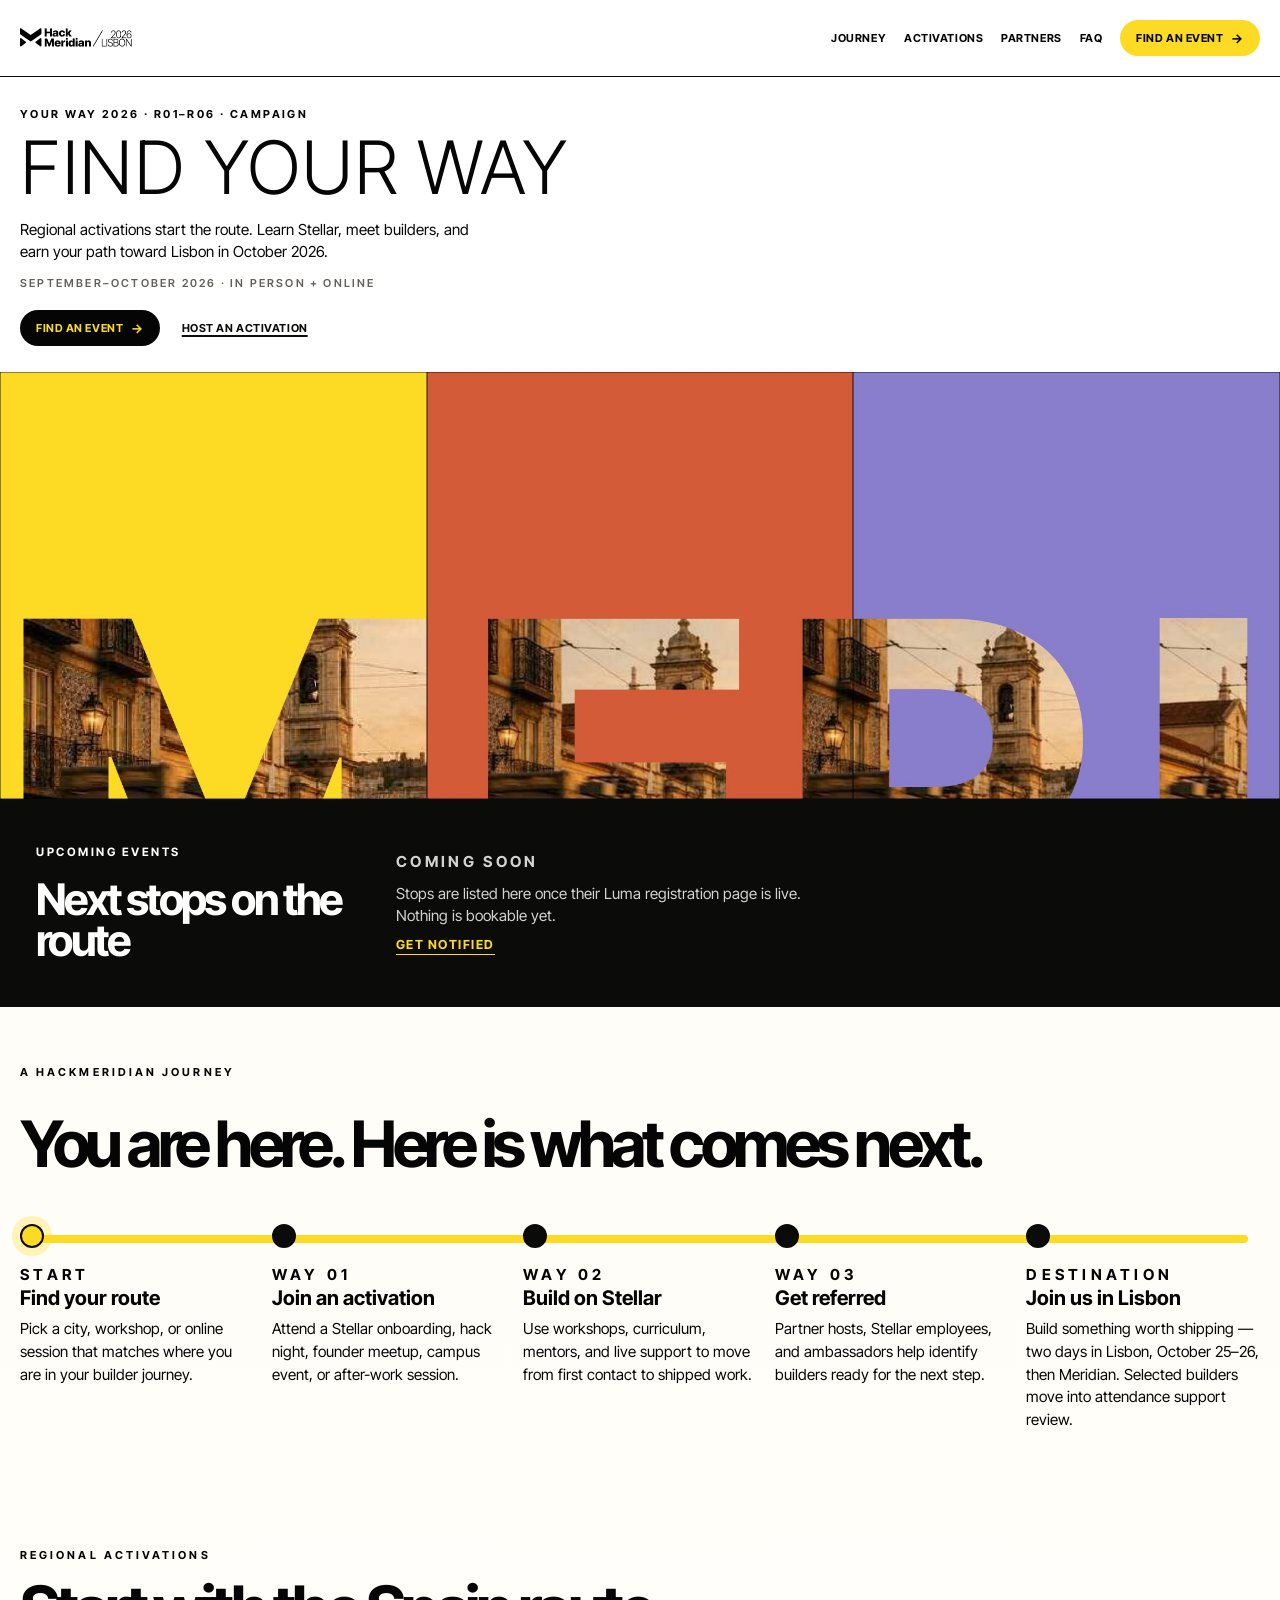
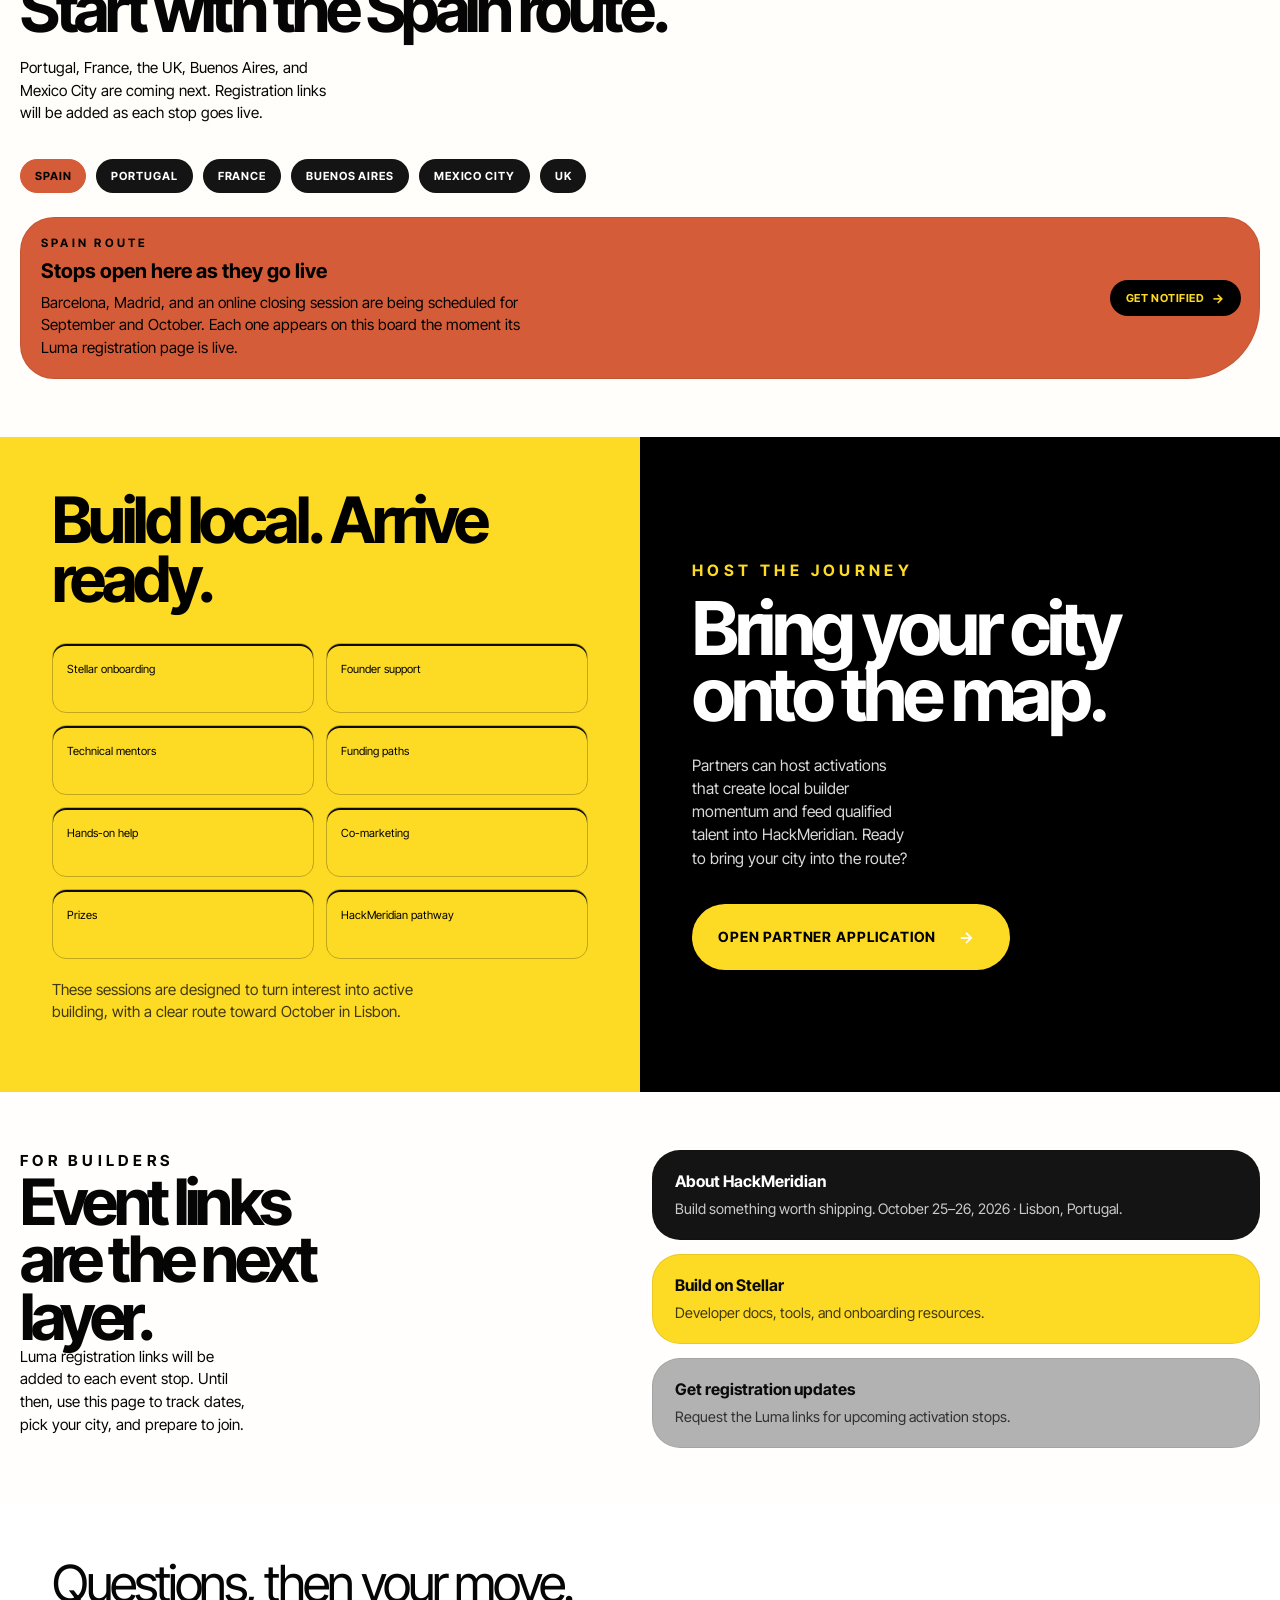
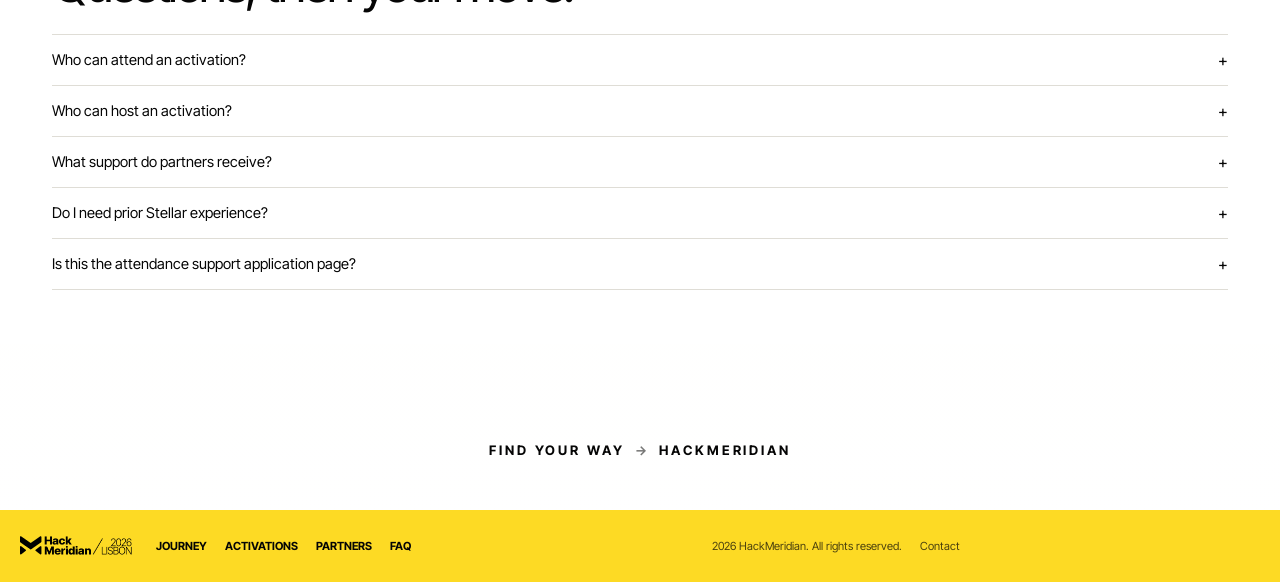
<file: index.html>
<!DOCTYPE html>
<html lang="en">
<head>
  <meta charset="UTF-8" />
  <meta name="viewport" content="width=device-width, initial-scale=1.0" />
  <!-- Unlisted campaign surface per PRD: keep out of search indexes. -->
  <meta name="robots" content="noindex, nofollow" />
  <title>Find Your Way to HackMeridian</title>
  <link rel="stylesheet" href="style.css" />
</head>
<body class="yourway-page">
  <header class="site-header">
    <a class="brand" href="#top" aria-label="Find Your Way home">
      <img class="brand__logo" src="assets/event-icon.png" alt="HackMeridian 2026 Lisbon" />
    </a>
    <nav class="site-nav" aria-label="Primary">
      <a href="#journey">Journey</a>
      <a href="#events">Activations</a>
      <a href="#partners">Partners</a>
      <a href="#faq">FAQ</a>
      <a class="site-nav__cta" href="#events">Find an Event</a>
    </nav>
  </header>

  <main id="top">
    <section class="tpl-hero" aria-label="Find your way — a HackMeridian 2026 campaign">
      <div class="tpl-hero__bar">
        <p class="tpl-hero__id">Your way 2026 · R01–R06 · Campaign</p>
        <h1 class="tpl-hero__title">Find your way</h1>
        <p class="tpl-hero__lede">
          Regional activations start the route. Learn Stellar, meet builders,
          and earn your path toward Lisbon in October 2026.
        </p>
        <p class="tpl-hero__op">September–October 2026 · In person + online</p>
        <div class="tpl-hero__action">
          <a class="button button--dark" href="#events">Find an event</a>
          <a class="yourway-hero__alt" href="#partners">Host an activation</a>
        </div>
      </div>
      <div class="tpl-hero__strip" role="img" aria-label="Three pieces of the MERIDIAN puzzle — the wordmark cut from Lisbon photography over gold, terracotta and jacaranda tiles">
        <img src="assets/pieces/piece-29.jpg" alt="" width="720" height="720" />
        <img src="assets/pieces/piece-30.jpg" alt="" width="720" height="720" />
        <img src="assets/pieces/piece-31.jpg" alt="" width="720" height="720" />
      </div>
    </section>

    <section class="yourway-upcoming" aria-label="Upcoming events">
      <div class="yourway-upcoming__inner">
        <div class="yourway-upcoming__intro">
          <p class="stats__eyebrow">Upcoming events</p>
          <h2 class="stats__heading">Next stops on the route</h2>
        </div>
        <div class="yourway-upcoming__soon">
          <p class="yourway-upcoming__date">Coming soon</p>
          <p>
            Stops are listed here once their Luma registration page is live.
            Nothing is bookable yet.
          </p>
          <a href="#registration-updates">Get notified</a>
        </div>
      </div>
    </section>

    <section class="yourway-journey" id="journey">
      <div class="yourway-journey__intro">
        <p class="eyebrow">A HackMeridian journey</p>
        <h2>You are here. Here is what comes next.</h2>
      </div>
      <div class="yourway-journey__line">
        <article class="yourway-stop yourway-stop--active">
          <span class="yourway-stop__dot"></span>
          <p class="yourway-stop__label">Start</p>
          <h3>Find your route</h3>
          <p>Pick a city, workshop, or online session that matches where you are in your builder journey.</p>
        </article>
        <article class="yourway-stop">
          <span class="yourway-stop__dot"></span>
          <p class="yourway-stop__label">Way 01</p>
          <h3>Join an activation</h3>
          <p>Attend a Stellar onboarding, hack night, founder meetup, campus event, or after-work session.</p>
        </article>
        <article class="yourway-stop">
          <span class="yourway-stop__dot"></span>
          <p class="yourway-stop__label">Way 02</p>
          <h3>Build on Stellar</h3>
          <p>Use workshops, curriculum, mentors, and live support to move from first contact to shipped work.</p>
        </article>
        <article class="yourway-stop">
          <span class="yourway-stop__dot"></span>
          <p class="yourway-stop__label">Way 03</p>
          <h3>Get referred</h3>
          <p>Partner hosts, Stellar employees, and ambassadors help identify builders ready for the next step.</p>
        </article>
        <article class="yourway-stop">
          <span class="yourway-stop__dot"></span>
          <p class="yourway-stop__label">Destination</p>
          <h3>Join us in Lisbon</h3>
          <p>Build something worth shipping — two days in Lisbon, October 25–26, then Meridian. Selected builders move into attendance support review.</p>
        </article>
      </div>
      <div class="yourway-journey__terrain" aria-hidden="true">
        <span></span>
        <span></span>
        <span></span>
      </div>
    </section>

    <section class="yourway-events" id="events">
      <div class="yourway-events__header">
        <div>
          <p class="eyebrow">Regional activations</p>
          <h2>Start with the Spain route.</h2>
        </div>
        <p class="yourway-events__note">
          Portugal, France, the UK, Buenos Aires, and Mexico City are coming
          next. Registration links will be added as each stop goes live.
        </p>
      </div>

      <div class="yourway-regions" aria-label="Route regions">
        <span class="yourway-region yourway-region--live">Spain</span>
        <span class="yourway-region">Portugal</span>
        <span class="yourway-region">France</span>
        <span class="yourway-region">Buenos Aires</span>
        <span class="yourway-region">Mexico City</span>
        <span class="yourway-region">UK</span>
      </div>

      <!--
        Planned Spain schedule, held back until each stop has a live Luma page.
        Restore a row here as its registration opens:
          Fri 18 Sep · Barcelona · Round 1 Onboarding to Stellar
                       18:00-21:00, after European Blockchain Convention
          Sat 19 Sep · Madrid    · Round 1 Onboarding to Stellar
                       11:00-15:00, builders brunch
          Thu 01 Oct · Madrid    · Round 2 From Build to Shipping, 18:00-21:00
          Fri 02 Oct · Barcelona · Round 2 From Build to Shipping, 18:00-21:00
          Week of 05 Oct · Online · Workshop + Road to Lisbon Q&A, time TBC
      -->
      <div class="yourway-board" aria-label="Activation board — live events from Luma">
        <!-- LUMA:EVENTS:START -->
        <article class="yourway-board__row yourway-board__row--soon">
          <div class="yourway-board__main">
            <p class="yourway-board__city">Spain route</p>
            <h3>Stops open here as they go live</h3>
            <p>
              Barcelona, Madrid, and an online closing session are being
              scheduled for September and October. Each one appears on this
              board the moment its Luma registration page is live.
            </p>
          </div>
          <div class="yourway-board__meta">
            <a class="button button--yellow" href="#registration-updates">Get notified</a>
          </div>
        </article>
        <!-- LUMA:EVENTS:END -->
      </div>

    </section>

    <section class="grid grid--support yourway-benefits" id="partners">
      <div class="grid--support__inner">
        <article class="support support--black">
          <h2>Build local. Arrive ready.</h2>
          <div class="support__chips yourway-benefits__chips">
            <span>Stellar onboarding</span>
            <span>Founder support</span>
            <span>Technical mentors</span>
            <span>Funding paths</span>
            <span>Hands-on help</span>
            <span>Co-marketing</span>
            <span>Prizes</span>
            <span>HackMeridian pathway</span>
          </div>
          <p class="support__note">
            These sessions are designed to turn interest into active building,
            with a clear route toward October in Lisbon.
          </p>
        </article>
        <aside class="support support--yellow yourway-benefits__aside">
          <p class="eyebrow">Host the journey</p>
          <h2>Bring your city onto the map.</h2>
          <p>
            Partners can host activations that create local builder momentum
            and feed qualified talent into HackMeridian. Ready to bring your
            city into the route?
          </p>
          <a class="yourway-benefits__cta" href="partner/">Open partner application</a>
        </aside>
      </div>
    </section>

    <section class="yourway-resources" id="registration-updates">
      <div class="yourway-resources__copy">
        <p class="eyebrow">For builders</p>
        <h2>Event links are the next layer.</h2>
        <p>
          Luma registration links will be added to each event stop. Until then,
          use this page to track dates, pick your city, and prepare to join.
        </p>
      </div>
      <div class="yourway-resources__links">
        <a class="yourway-resource" href="https://hackmeridian.com">
          <strong>About HackMeridian</strong>
          <span>Build something worth shipping. October 25–26, 2026 · Lisbon, Portugal.</span>
        </a>
        <a class="yourway-resource" href="https://stellar.org/developers">
          <strong>Build on Stellar</strong>
          <span>Developer docs, tools, and onboarding resources.</span>
        </a>
        <a class="yourway-resource" href="mailto:meridian@growwithguava.com?subject=Road%20to%20Lisbon%20Registration%20Update">
          <strong>Get registration updates</strong>
          <span>Request the Luma links for upcoming activation stops.</span>
        </a>
      </div>
    </section>

    <section class="faq yourway-faq" id="faq">
      <h2>Questions, then your move.</h2>
      <details class="faq__item">
        <summary>Who can attend an activation?</summary>
        <p>Builders, founders, students, and ecosystem-curious participants who want a practical path into building on Stellar.</p>
      </details>
      <details class="faq__item">
        <summary>Who can host an activation?</summary>
        <p>Community leads, campus groups, founder networks, and local operators with the ability to convene builders and report outcomes.</p>
      </details>
      <details class="faq__item">
        <summary>What support do partners receive?</summary>
        <p>Partners can receive branding, curriculum, co-marketing, technical mentor support, and guidance on how the activation connects to HackMeridian.</p>
      </details>
      <details class="faq__item">
        <summary>Do I need prior Stellar experience?</summary>
        <p>No. Some sessions are designed to onboard builders to Stellar, while later rounds focus on moving ideas closer to shipping.</p>
      </details>
      <details class="faq__item">
        <summary>Is this the attendance support application page?</summary>
        <p>No. HackMeridian Attendance Support has its own application flow. This page is for activations, event discovery, and host applications.</p>
      </details>
    </section>

    <p class="fyw-close">Find your way <span aria-hidden="true">→</span> HackMeridian</p>
  </main>

  <footer class="site-footer">
    <img class="site-footer__logo" src="assets/event-icon.png" alt="HackMeridian 2026 Lisbon" />
    <nav class="site-footer__nav" aria-label="Footer">
      <a href="#journey">Journey</a>
      <a href="#events">Activations</a>
      <a href="#partners">Partners</a>
      <a href="#faq">FAQ</a>
    </nav>
    <div class="site-footer__meta">
      <span>2026 HackMeridian. All rights reserved.</span>
      <a href="mailto:meridian@growwithguava.com">Contact</a>
    </div>
  </footer>

</body>
</html>
</file>
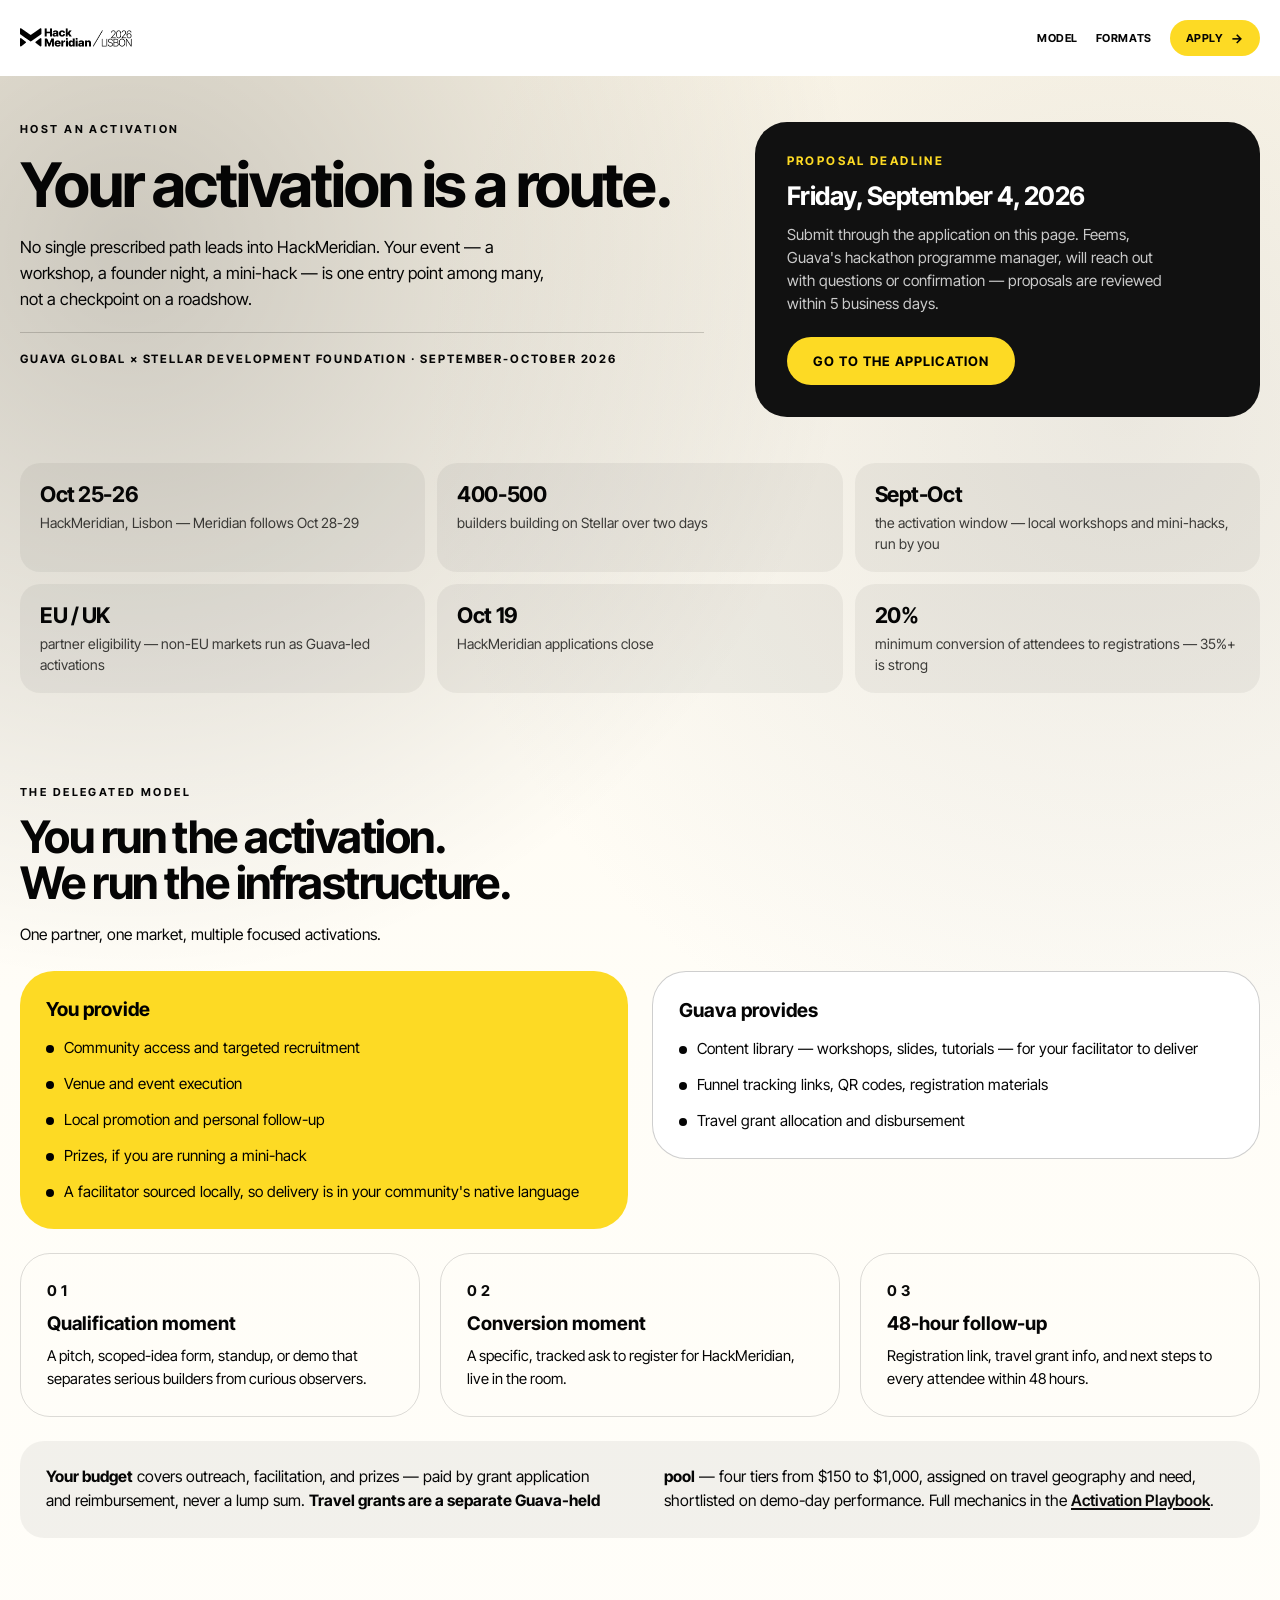
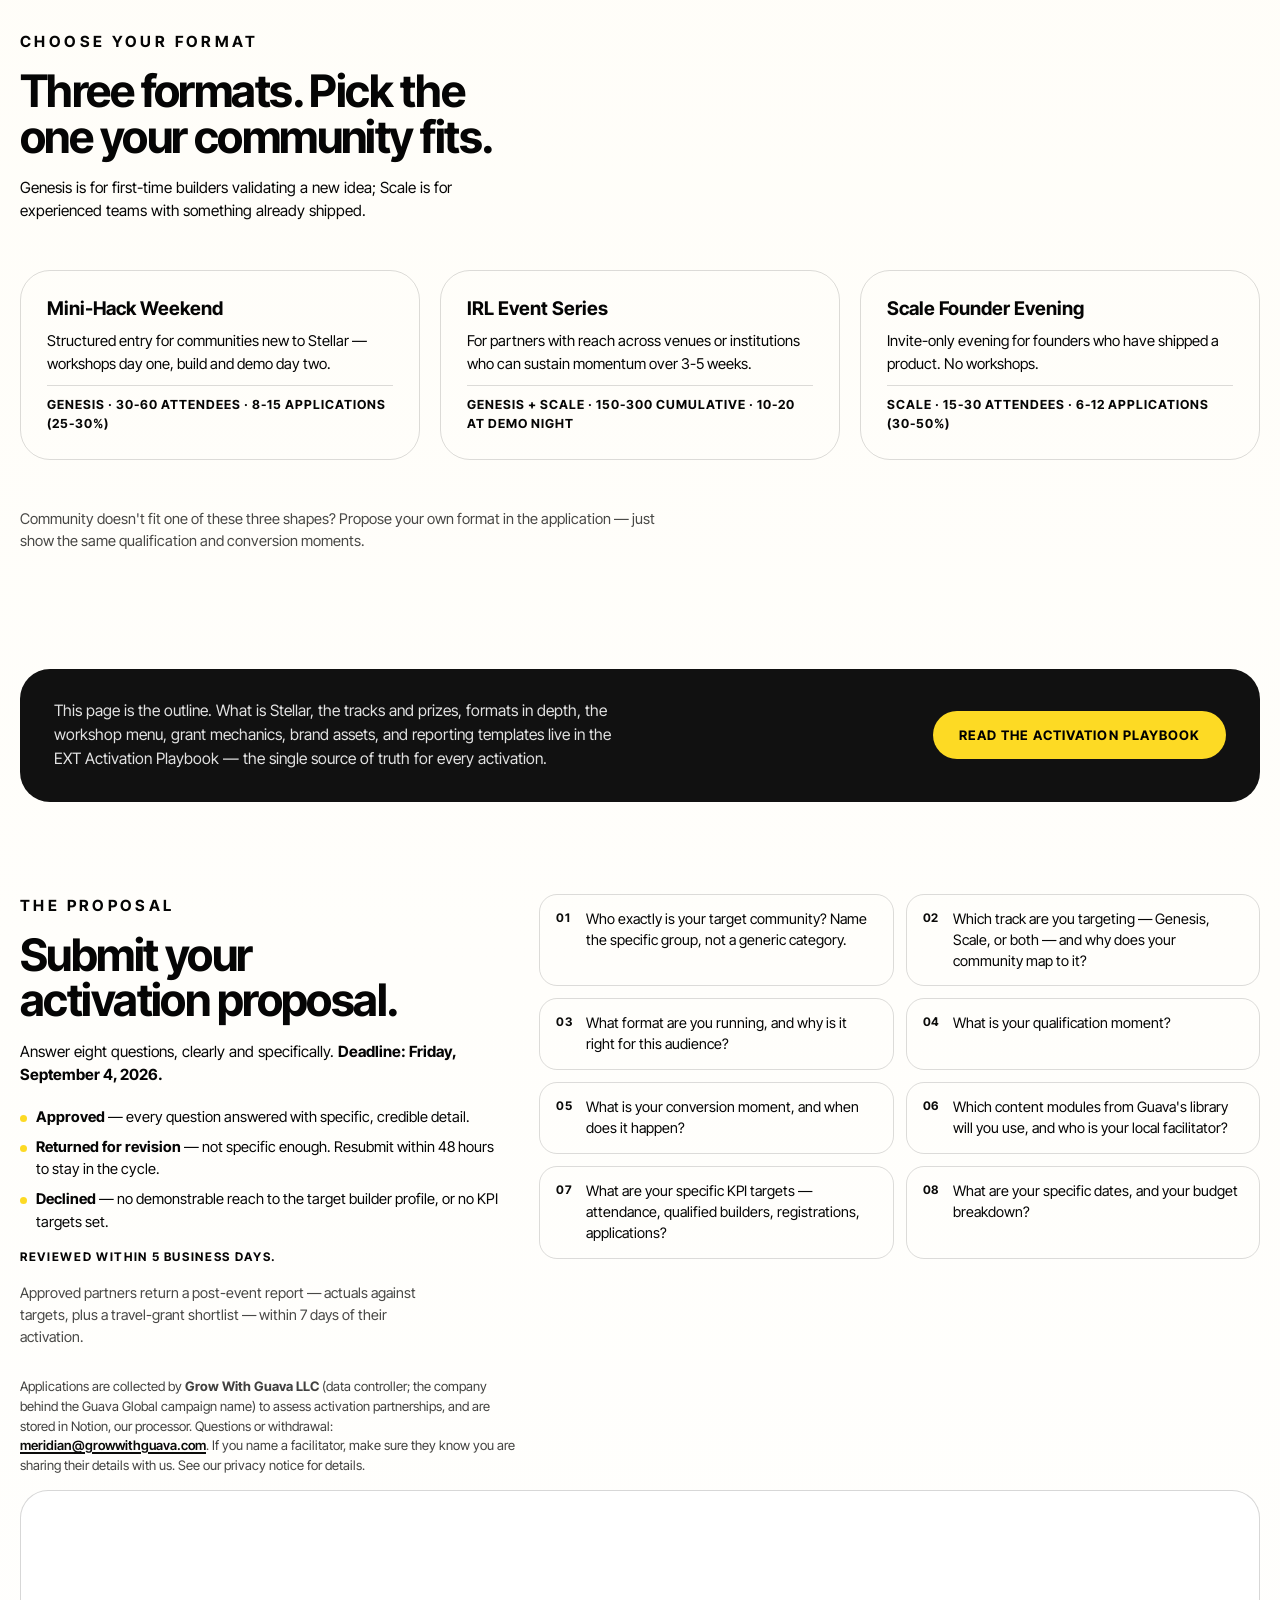
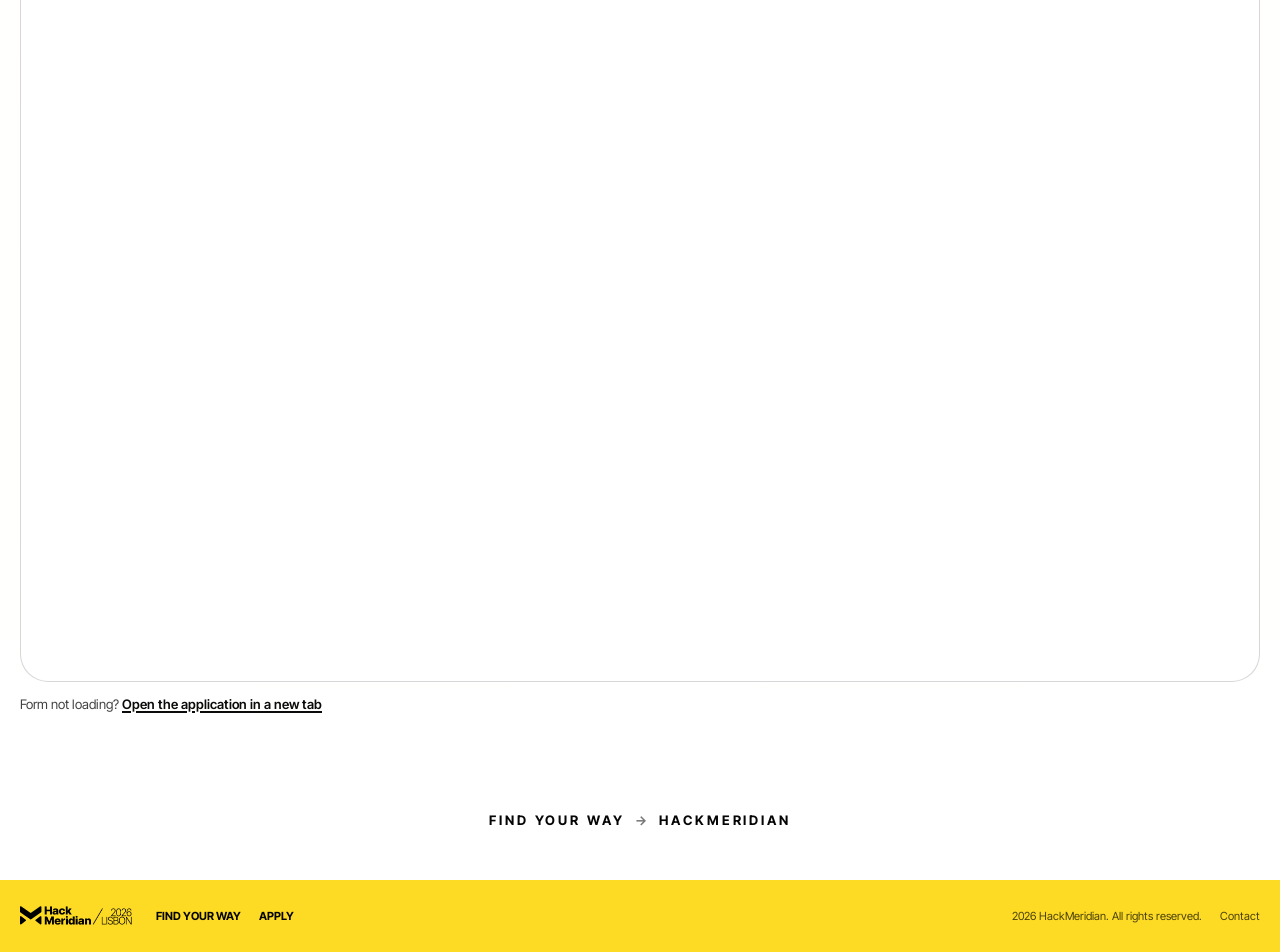
<file: partner/index.html>
<!DOCTYPE html>
<html lang="en">
<head>
  <meta charset="UTF-8" />
  <meta name="viewport" content="width=device-width, initial-scale=1.0" />
  <!-- Unlisted campaign surface per PRD: keep out of search indexes. -->
  <meta name="robots" content="noindex, nofollow" />
  <title>Host an Activation - Find your way</title>
  <link rel="stylesheet" href="../style.css" />
</head>
<body class="partner-page">
  <header class="site-header">
    <a class="brand" href="/" aria-label="Find your way home">
      <img class="brand__logo" src="../assets/event-icon.png" alt="HackMeridian 2026 Lisbon" />
    </a>
    <nav class="site-nav" aria-label="Primary">
      <a href="#model">Model</a>
      <a href="#formats">Formats</a>
      <a class="site-nav__cta" href="#apply">Apply</a>
    </nav>
  </header>

  <main id="top">
    <section class="partner-hero">
      <div class="partner-hero__inner">
        <div class="partner-hero__copy">
          <p class="eyebrow">Host an activation</p>
          <h1>Your activation is a route.</h1>
          <p class="partner-hero__lede">
            No single prescribed path leads into HackMeridian. Your event — a
            workshop, a founder night, a mini-hack — is one entry point among
            many, not a checkpoint on a roadshow.
          </p>
          <p class="partner-hero__meta">
            Guava Global × Stellar Development Foundation · September-October 2026
          </p>
        </div>
        <div class="partner-hero__card">
          <p>Proposal deadline</p>
          <strong>Friday, September 4, 2026</strong>
          <span>
            Submit through the application on this page. Feems, Guava's
            hackathon programme manager, will reach out with questions or
            confirmation — proposals are reviewed within 5 business days.
          </span>
          <a class="partner-hero__card-cta" href="#apply">Go to the application</a>
        </div>
      </div>
    </section>

    <section class="partner-facts" aria-label="The essentials">
      <ul class="partner-facts__row">
        <li><strong>Oct 25-26</strong><span>HackMeridian, Lisbon — Meridian follows Oct 28-29</span></li>
        <li><strong>400-500</strong><span>builders building on Stellar over two days</span></li>
        <li><strong>Sept-Oct</strong><span>the activation window — local workshops and mini-hacks, run by you</span></li>
        <li><strong>EU / UK</strong><span>partner eligibility — non-EU markets run as Guava-led activations</span></li>
        <li><strong>Oct 19</strong><span>HackMeridian applications close</span></li>
        <li><strong>20%</strong><span>minimum conversion of attendees to registrations — 35%+ is strong</span></li>
      </ul>
    </section>

    <section class="partner-model" id="model">
      <div class="partner-overview__intro">
        <p class="eyebrow">The delegated model</p>
        <h2>You run the activation. We run the infrastructure.</h2>
        <p class="partner-lede">
          One partner, one market, multiple focused activations.
        </p>
      </div>
      <div class="partner-overview__grid partner-overview__grid--two">
        <article class="partner-panel partner-panel--pink">
          <h3>You provide</h3>
          <ul>
            <li>Community access and targeted recruitment</li>
            <li>Venue and event execution</li>
            <li>Local promotion and personal follow-up</li>
            <li>Prizes, if you are running a mini-hack</li>
            <li>A facilitator sourced locally, so delivery is in your community's native language</li>
          </ul>
        </article>
        <article class="partner-panel partner-panel--blue">
          <h3>Guava provides</h3>
          <ul>
            <li>Content library — workshops, slides, tutorials — for your facilitator to deliver</li>
            <li>Funnel tracking links, QR codes, registration materials</li>
            <li>Travel grant allocation and disbursement</li>
          </ul>
        </article>
      </div>
      <div class="partner-rules__grid">
        <article class="partner-rule">
          <p class="partner-rule__num">01</p>
          <h3>Qualification moment</h3>
          <p>A pitch, scoped-idea form, standup, or demo that separates serious builders from curious observers.</p>
        </article>
        <article class="partner-rule">
          <p class="partner-rule__num">02</p>
          <h3>Conversion moment</h3>
          <p>A specific, tracked ask to register for HackMeridian, live in the room.</p>
        </article>
        <article class="partner-rule">
          <p class="partner-rule__num">03</p>
          <h3>48-hour follow-up</h3>
          <p>Registration link, travel grant info, and next steps to every attendee within 48 hours.</p>
        </article>
      </div>
      <p class="partner-goal">
        <strong>Your budget</strong> covers outreach, facilitation, and prizes —
        paid by grant application and reimbursement, never a lump sum.
        <strong>Travel grants are a separate Guava-held pool</strong> — four
        tiers from $150 to $1,000, assigned on travel geography and need,
        shortlisted on demo-day performance. Full mechanics in the
        <a href="https://growwithguava.notion.site/EXT-Your-Way-Activation-Playbook-3c465b4bc7e481a6898ef8035511e52d"
           target="_blank" rel="noopener">Activation Playbook</a>.
      </p>
    </section>

    <section class="partner-formats" id="formats">
      <div class="partner-formats__copy">
        <p class="eyebrow">Choose your format</p>
        <h2>Three formats. Pick the one your community fits.</h2>
        <p>
          Genesis is for first-time builders validating a new idea; Scale is
          for experienced teams with something already shipped.
        </p>
      </div>
      <div class="partner-rules__grid">
        <article class="partner-rule">
          <h3>Mini-Hack Weekend</h3>
          <p>Structured entry for communities new to Stellar — workshops day one, build and demo day two.</p>
          <p class="partner-format__stats">Genesis · 30-60 attendees · 8-15 applications (25-30%)</p>
        </article>
        <article class="partner-rule">
          <h3>IRL Event Series</h3>
          <p>For partners with reach across venues or institutions who can sustain momentum over 3-5 weeks.</p>
          <p class="partner-format__stats">Genesis + Scale · 150-300 cumulative · 10-20 at demo night</p>
        </article>
        <article class="partner-rule">
          <h3>Scale Founder Evening</h3>
          <p>Invite-only evening for founders who have shipped a product. No workshops.</p>
          <p class="partner-format__stats">Scale · 15-30 attendees · 6-12 applications (30-50%)</p>
        </article>
      </div>
      <p class="partner-formats__own">
        Community doesn't fit one of these three shapes? Propose your own
        format in the application — just show the same qualification and
        conversion moments.
      </p>
    </section>

    <section class="partner-playbook" aria-label="The full playbook">
      <div class="partner-playbook__band">
        <p>
          This page is the outline. What is Stellar, the tracks and prizes,
          formats in depth, the workshop menu, grant mechanics, brand assets,
          and reporting templates live in the EXT Activation Playbook — the
          single source of truth for every activation.
        </p>
        <a class="partner-playbook__cta"
           href="https://growwithguava.notion.site/EXT-Your-Way-Activation-Playbook-3c465b4bc7e481a6898ef8035511e52d"
           target="_blank" rel="noopener">Read the Activation Playbook</a>
      </div>
    </section>

    <section class="partner-apply" id="apply">
      <div class="partner-apply__head">
        <div class="partner-apply__intro">
          <p class="eyebrow">The proposal</p>
          <h2>Submit your activation proposal.</h2>
          <p>
            Answer eight questions, clearly and specifically.
            <strong>Deadline: Friday, September 4, 2026.</strong>
          </p>
          <ul class="partner-outcomes">
            <li><strong>Approved</strong> — every question answered with specific, credible detail.</li>
            <li><strong>Returned for revision</strong> — not specific enough. Resubmit within 48 hours to stay in the cycle.</li>
            <li><strong>Declined</strong> — no demonstrable reach to the target builder profile, or no KPI targets set.</li>
          </ul>
          <p class="partner-apply__sla">Reviewed within 5 business days.</p>
          <p class="partner-apply__report">
            Approved partners return a post-event report — actuals against
            targets, plus a travel-grant shortlist — within 7 days of their
            activation.
          </p>
        </div>
        <ol class="partner-questions" aria-label="The eight questions the application asks">
          <li>Who exactly is your target community? Name the specific group, not a generic category.</li>
          <li>Which track are you targeting — Genesis, Scale, or both — and why does your community map to it?</li>
          <li>What format are you running, and why is it right for this audience?</li>
          <li>What is your qualification moment?</li>
          <li>What is your conversion moment, and when does it happen?</li>
          <li>Which content modules from Guava's library will you use, and who is your local facilitator?</li>
          <li>What are your specific KPI targets — attendance, qualified builders, registrations, applications?</li>
          <li>What are your specific dates, and your budget breakdown?</li>
        </ol>
      </div>

      <div class="partner-embed">
        <p class="partner-embed__notice">
          Applications are collected by <strong>Grow With Guava LLC</strong> (data
          controller; the company behind the Guava Global campaign name) to
          assess activation partnerships, and are stored in
          Notion, our processor. Questions or withdrawal:
          <a href="mailto:meridian@growwithguava.com">meridian@growwithguava.com</a>.
          If you name a facilitator, make sure they know you are sharing
          their details with us. See our privacy notice for details.
        </p>
        <iframe
          class="partner-embed__frame"
          src="https://growwithguava.notion.site/ebd/200064971d70493da72e3b306de9f89e?pvs=105"
          title="Activation partner application form"
          width="100%"
          height="600"
          loading="lazy"
          allowfullscreen
        ></iframe>
        <p class="partner-embed__alt">
          Form not loading?
          <a href="https://growwithguava.notion.site/200064971d70493da72e3b306de9f89e?pvs=105"
             target="_blank" rel="noopener">Open the application in a new tab</a>
        </p>
      </div>
    </section>

    <p class="fyw-close">Find your way <span aria-hidden="true">→</span> HackMeridian</p>
  </main>

  <footer class="site-footer">
    <img class="site-footer__logo" src="../assets/event-icon.png" alt="HackMeridian 2026 Lisbon" />
    <nav class="site-footer__nav" aria-label="Footer">
      <a href="/">Find your way</a>
      <a href="#apply">Apply</a>
    </nav>
    <div class="site-footer__meta">
      <span>2026 HackMeridian. All rights reserved.</span>
      <a href="mailto:meridian@growwithguava.com">Contact</a>
    </div>
  </footer>

</body>
</html>
</file>
<file: style.css>
@import url("https://fonts.googleapis.com/css2?family=Inter+Tight:wght@300;400;500;600;700;800;900&display=swap");

:root {
  /* ------------------------------------------------------------------
     BRAND. This block is the whole identity — every colour on both pages
     resolves back to it. Swapping the brand means editing here, nowhere
     else. The *-rgb channels exist so translucent surfaces can be built
     with rgb(var(--x-rgb) / <alpha>) instead of a frozen rgba() literal.
     ------------------------------------------------------------------ */
  /* FIND YOUR WAY 2026 (Figma: HackMeridian-2026 / 4415-2).
     Core: Generous Gold, Black, White; Gray is structural only.
     Region colours identify regions and nothing else —
     Spain=Terracotta, Portugal=Gold, UK/France=River, Vietnam/SEA=Jacaranda. */
  --brand-yellow: #fdda24;
  --brand-yellow-deep: #d7b91f;
  --brand-lime: #fdda24;
  --brand-pink: #b2b2b2;
  --brand-blue: #000000;
  --brand-orange: #fdda24;
  --brand-coral: #fdda24;
  /* Muted label cast for numbered legends on light grounds (6.3:1 on white). */
  --brand-orange-ink: #63605a;
  --region-spain: #d45c39;
  --region-portugal: var(--brand-yellow);
  --region-jacaranda: #8a7fcc; /* Vietnam/SEA */
  --region-river: #4f98bf; /* UK/France */

  --ink: #0b0b0a;
  --surface-dark: #111111;
  --surface-tint: #fffdf8;
  --surface-tint-warm: #fffdf7;
  --surface-tint-cream: #fff9ea;
  --body-muted: #444444;

  --brand-yellow-rgb: 253 218 36;
  --brand-blue-rgb: 0 0 0;
  --brand-pink-rgb: 178 178 178;
  --brand-lime-rgb: 253 218 36;
  --brand-orange-rgb: 253 218 36;
  --ink-rgb: 11 11 10;
  --black-rgb: 5 5 5;
  --white-rgb: 255 255 255;
  --pure-black-rgb: 0 0 0;

  --yellow: var(--brand-yellow);
  --black: #050505;
  --white: #ffffff;
  --cream: #f3f1eb;
  --line: #dfddd6;
  --text-muted: #8d887a;
  --page-width: 1460px;
  --section-gap: 0;
  --gutter: 24px;
  --radius-pill: 999px;
  --shadow-glow: 0 0 14px rgba(248, 212, 35, 0.55);
}

*,
*::before,
*::after {
  box-sizing: border-box;
}

html {
  scroll-behavior: smooth;
}

body {
  margin: 0;
  font-family: "Inter Tight", sans-serif;
  background: var(--white);
  color: var(--black);
}

img {
  display: block;
  width: 100%;
}

a {
  color: inherit;
  text-decoration: none;
}

button,
a {
  -webkit-tap-highlight-color: transparent;
}

.site-header,
.timeline,
.prizes,
.faq,
.site-footer {
  width: min(100%, var(--page-width));
  margin: 0 auto;
}

.site-header {
  display: flex;
  align-items: center;
  justify-content: space-between;
  padding: 12px 20px;
  min-height: 76px;
  background: var(--white);
}

.brand__logo,
.site-footer__logo {
  width: 112px;
  object-fit: contain;
}

.site-nav,
.site-footer__nav,
.site-footer__meta,
.site-footer__social {
  display: flex;
  align-items: center;
  gap: 18px;
}

.site-nav {
  text-transform: uppercase;
  font-size: 11px;
  font-weight: 700;
  letter-spacing: 0.05em;
}

.site-nav__cta,
.button {
  display: inline-flex;
  align-items: center;
  justify-content: center;
  gap: 8px;
  min-height: 36px;
  padding: 0 16px;
  border-radius: var(--radius-pill);
  font-size: 11px;
  font-weight: 700;
  letter-spacing: 0.05em;
  text-transform: uppercase;
}

.site-nav__cta::after,
.button::after {
  content: "\2192";
  font-size: 13px;
  line-height: 1;
}

.site-nav__cta,
.button--yellow {
  background: var(--yellow);
  color: var(--black);
}

.button--dark {
  background: var(--black);
  color: var(--yellow);
}

.grid--split {
  display: grid;
  grid-template-columns: repeat(2, minmax(0, 1fr));
}

.hero,
.grid--support,
.grid--lisbon {
  display: block;
  width: 100%;
}

.hero__inner,
.stats__inner,
.challenge__inner {
  width: min(100%, var(--page-width));
  margin: 0 auto;
}

.hero__inner,
.build-section__inner,
.grid--flush__inner,
.grid--flush__inner,
.grid--support__inner,
.grid--lisbon__inner,
.final-cta__inner {
  display: grid;
  grid-template-columns: repeat(2, minmax(0, 1fr));
}

.hero__inner {
  position: relative;
  width: 100%;
  max-width: none;
  margin: 0;
  min-height: clamp(620px, 48vw, 820px);
}

.build-section__inner,
.grid--flush__inner,
.grid--support__inner,
.grid--lisbon__inner,
.final-cta__inner {
  width: 100%;
  max-width: none;
  margin: 0;
}

.hero__panel,
.panel,
.track,
.support,
.lisbon-copy,
.lisbon-image {
  min-height: 420px;
}

.hero__panel {
  min-height: 0;
}

.hero__panel--copy {
  background: var(--yellow);
  padding: 54px 68px 40px;
  display: flex;
  flex-direction: column;
  justify-content: flex-start;
}

.hero__panel--image {
  position: relative;
  overflow: hidden;
}

.hero__panel--image img,
.lisbon-image img {
  height: 100%;
  object-fit: cover;
}

.hero__panel--image > img:first-child {
  position: absolute;
  inset: 0;
  width: 100%;
  height: 100%;
}

.eyebrow {
  margin: 0 0 18px;
  font-size: 11px;
  font-weight: 700;
  text-transform: uppercase;
  letter-spacing: 0.28em;
}

.hero h1,
.display,
.timeline h2,
.support h2,
.lisbon-copy h2,
.faq h2,
.final-cta h2 {
  margin: 0;
  font-weight: 700;
  letter-spacing: -0.06em;
  line-height: 0.92;
}

.hero h1 {
  max-width: 7.4ch;
  font-size: clamp(4rem, 7.4vw, 6.6rem);
}

.hero__lede,
.hero__meta,
.panel p,
.track p,
.support p,
.timeline__footer,
.lisbon-copy p,
.prizes p,
.faq p,
.final-cta__meta {
  max-width: 42ch;
  font-size: 0.95rem;
  line-height: 1.45;
}

.hero__lede {
  margin: 24px 0 22px;
  max-width: 32ch;
  font-size: 0.92rem;
}

.hero__meta {
  margin: 0 0 34px;
  font-size: 0.7rem;
  font-weight: 700;
  letter-spacing: 0.28em;
  text-transform: uppercase;
  white-space: nowrap;
}

.hero__overlay-art {
  position: absolute;
  z-index: 3;
  inset: 0;
  width: 100%;
  height: 100%;
  object-fit: fill;
  object-position: center center;
  pointer-events: none;
}

.stats {
  background: var(--black);
  color: var(--yellow);
}

.stats__inner {
  display: grid;
  grid-template-columns: 1.2fr repeat(4, minmax(0, 1fr));
  gap: 0;
  padding: 54px 24px 48px;
}

.stats__intro {
  display: flex;
  flex-direction: column;
  justify-content: center;
  padding-left: 12px;
}

.stats__eyebrow {
  margin: 0 0 10px;
  font-size: 0.72rem;
  font-weight: 700;
  letter-spacing: 0.22em;
  text-transform: uppercase;
}

.stats__heading {
  margin: 0;
  color: var(--white);
  font-size: clamp(2rem, 3.4vw, 3.6rem);
  line-height: 0.95;
  letter-spacing: -0.06em;
}

.stat {
  position: relative;
  display: grid;
  place-items: center;
  gap: 4px;
  text-transform: uppercase;
}

.stat__ghost,
.stat__value {
  font-size: clamp(4rem, 9vw, 6.6rem);
  font-weight: 700;
  letter-spacing: -0.08em;
  line-height: 0.9;
}

.stat__ghost {
  position: absolute;
  color: rgb(var(--brand-yellow-rgb) / 0.5);
  filter: blur(7px);
  transform: translateY(-2px);
}

.stat__label {
  font-size: 0.58rem;
  font-weight: 700;
  letter-spacing: 0.26em;
}

.panel,
.track,
.support,
.lisbon-copy,
.faq,
.timeline,
.prizes,
.final-cta {
  padding: 54px 52px;
}

.panel--white {
  background: var(--white);
}

.panel--cream {
  background: var(--cream);
}

.display {
  font-size: clamp(3rem, 5.5vw, 4.8rem);
  max-width: 8ch;
}

.panel--white p {
  margin: 22px 0 28px;
}

.panel--list {
  display: flex;
  align-items: center;
}

.panel--list ol {
  margin: 0;
  padding: 0;
  list-style: none;
  width: 100%;
}

.panel--list li {
  display: flex;
  gap: 16px;
  align-items: baseline;
  padding: 14px 0;
  font-size: clamp(1.35rem, 2.4vw, 2rem);
  line-height: 1.1;
}

.panel--list li::before {
  counter-increment: steps;
  content: "0" counter(steps);
  color: var(--yellow);
  font-size: 0.85rem;
  font-weight: 500;
  letter-spacing: 0.05em;
}

.panel--list ol {
  counter-reset: steps;
}

.build-section {
  position: relative;
  overflow: hidden;
  background: var(--white);
}

.build-section__inner {
  position: relative;
}

.build-section__panel {
  position: relative;
  z-index: 1;
  min-height: 520px;
  padding: 62px 64px 112px;
}

.build-section__panel--left {
  background: var(--white);
}

.build-section__panel--right {
  background: var(--cream);
}

.build-section .display {
  max-width: 7.4ch;
  font-size: clamp(4rem, 6vw, 5.9rem);
  line-height: 0.88;
  letter-spacing: -0.08em;
}

.build-section__panel--left p {
  margin: 28px 0 30px;
  max-width: 26ch;
  font-size: 0.95rem;
  line-height: 1.35;
}

.build-section__panel--left .button {
  min-height: 46px;
  padding: 0 20px;
  font-size: 0.98rem;
  color: var(--black);
}

.build-section__panel--left .button::after {
  margin-left: 10px;
}

.build-section__panel--right {
  display: flex;
  align-items: center;
}

.build-section__panel--right ol {
  width: 100%;
  margin-top: 6px;
}

.build-section__panel--right li {
  gap: 22px;
  padding: 18px 0;
  font-size: clamp(2rem, 3vw, 2.35rem);
  font-weight: 400;
  line-height: 1.15;
}

.build-section__panel--right li::before {
  color: var(--brand-yellow-deep);
  font-size: 1.05rem;
  font-weight: 400;
  letter-spacing: 0.02em;
  min-width: 34px;
}

.build-section__pattern {
  position: absolute;
  left: 0;
  right: 0;
  bottom: 0;
  height: 44px;
  z-index: 2;
  background-image: url("assets/panel-pattern.png");
  background-repeat: repeat-x;
  background-position: left bottom;
  background-size: auto 43px;
  pointer-events: none;
}

.grid--flush .track {
  min-height: 430px;
  position: relative;
  padding: 48px 60px 52px;
}

.track--yellow {
  background: var(--yellow);
}

.track--black {
  background: var(--black);
  color: var(--white);
}

.track__title {
  margin: 0 0 28px;
  font-size: clamp(8.6rem, 13vw, 12rem);
  font-weight: 300;
  text-transform: uppercase;
  letter-spacing: -0.08em;
  line-height: 0.82;
}

.track h3 {
  margin: 0 0 22px;
  font-size: clamp(2rem, 2.8vw, 2.5rem);
  font-weight: 400;
}

.track > p:not(.track__title) {
  max-width: 22ch;
  font-size: 1.05rem;
  line-height: 1.45;
}

.track--black h3 {
  color: var(--yellow);
}

.track__tag {
  display: inline-block;
  margin-top: 30px;
  font-size: 0.78rem;
  font-weight: 700;
  text-transform: uppercase;
  letter-spacing: 0.34em;
}

.grid--flush {
  position: relative;
  display: block;
  width: 100%;
}

.grid--flush__inner {
  position: relative;
  width: min(100%, var(--page-width));
  margin: 0 auto;
  display: grid;
  grid-template-columns: repeat(2, minmax(0, 1fr));
}

.program-divider {
  position: absolute;
  left: 50%;
  top: 50%;
  width: 54px;
  height: 54px;
  transform: translate(-50%, -50%);
  z-index: 3;
}

.program-divider__ring,
.program-divider__arrows {
  position: absolute;
  inset: 0;
  width: 100%;
  height: 100%;
  object-fit: contain;
}

.program-divider__arrows {
  inset: 13px;
  width: calc(100% - 26px);
  height: calc(100% - 26px);
}

.challenge {
  background: var(--black);
  color: var(--white);
}

.challenge__inner {
  padding: 50px 52px 64px;
}

.challenge__intro {
  margin: 0 0 54px;
  font-size: clamp(2rem, 4vw, 3.6rem);
  font-weight: 300;
  letter-spacing: -0.04em;
}

.challenge__wordmark {
  display: grid;
  place-items: center;
  min-height: 168px;
  margin-top: 36px;
  perspective: 1800px;
  perspective-origin: center center;
}

.challenge__wordmark-stage {
  position: relative;
  width: min(88vw, 1160px);
  height: 112px;
  transform-style: preserve-3d;
  overflow: hidden;
  will-change: transform;
}

.challenge__wordmark-text {
  position: absolute;
  left: 50%;
  top: 50%;
  width: 100%;
  padding: 0 12px;
  margin: 0;
  color: var(--yellow);
  font-size: clamp(4rem, 7vw, 7.8rem);
  font-weight: 700;
  line-height: 0.9;
  letter-spacing: -0.08em;
  text-transform: uppercase;
  text-align: center;
  white-space: nowrap;
  box-sizing: border-box;
  transform-origin: center center;
  backface-visibility: hidden;
  will-change: transform, opacity, filter;
  transform-style: preserve-3d;
}

.challenge__wordmark-text--current {
  transform: translate3d(-50%, -50%, 56px) rotateX(0deg);
  opacity: 1;
  filter:
    drop-shadow(0 4px 0 rgb(var(--brand-yellow-rgb) / 0.28))
    drop-shadow(0 8px 0 rgb(var(--brand-yellow-rgb) / 0.18))
    drop-shadow(0 12px 0 rgb(var(--brand-yellow-rgb) / 0.1));
}

.challenge__wordmark-text--next {
  transform: translate3d(-50%, calc(-50% + 56px), 0) rotateX(-90deg);
  opacity: 1;
  filter:
    drop-shadow(0 3px 0 rgb(var(--brand-yellow-rgb) / 0.22))
    drop-shadow(0 6px 0 rgb(var(--brand-yellow-rgb) / 0.12))
    brightness(0.96);
}

.challenge__wordmark-stage.is-rotating .challenge__wordmark-text--current {
  animation: challengeWordOut 820ms cubic-bezier(0.55, 0, 0.2, 1) forwards;
}

.challenge__wordmark-stage.is-rotating .challenge__wordmark-text--next {
  animation: challengeWordIn 820ms cubic-bezier(0.32, 0.94, 0.6, 1) forwards;
}

@keyframes challengeWordOut {
  0% {
    transform: translate3d(-50%, -50%, 56px) rotateX(0deg);
    opacity: 1;
    filter:
      drop-shadow(0 4px 0 rgb(var(--brand-yellow-rgb) / 0.28))
      drop-shadow(0 8px 0 rgb(var(--brand-yellow-rgb) / 0.18))
      drop-shadow(0 12px 0 rgb(var(--brand-yellow-rgb) / 0.1));
  }
  100% {
    transform: translate3d(-50%, calc(-50% - 56px), 0) rotateX(90deg);
    opacity: 1;
    filter:
      drop-shadow(0 2px 0 rgb(var(--brand-yellow-rgb) / 0.22))
      drop-shadow(0 5px 0 rgb(var(--brand-yellow-rgb) / 0.14))
      brightness(0.88);
  }
}

@keyframes challengeWordIn {
  0% {
    transform: translate3d(-50%, calc(-50% + 56px), 0) rotateX(-90deg);
    opacity: 0.92;
    filter:
      drop-shadow(0 2px 0 rgb(var(--brand-yellow-rgb) / 0.18))
      drop-shadow(0 5px 0 rgb(var(--brand-yellow-rgb) / 0.1))
      brightness(0.86);
  }
  100% {
    transform: translate3d(-50%, -50%, 56px) rotateX(0deg);
    opacity: 1;
    filter:
      drop-shadow(0 4px 0 rgb(var(--brand-yellow-rgb) / 0.28))
      drop-shadow(0 8px 0 rgb(var(--brand-yellow-rgb) / 0.18))
      drop-shadow(0 12px 0 rgb(var(--brand-yellow-rgb) / 0.1));
  }
}

.support--black {
  background: var(--black);
  color: var(--white);
}

.support--yellow {
  background: var(--yellow);
  display: flex;
  flex-direction: column;
  justify-content: center;
}

.support h2 {
  font-size: clamp(2.6rem, 5vw, 4.4rem);
  margin-bottom: 22px;
}

.support--yellow h2 {
  color: var(--white);
  font-size: clamp(3rem, 5.4vw, 4.8rem);
}

.support__chips {
  display: grid;
  grid-template-columns: repeat(4, minmax(0, 1fr));
  gap: 12px;
  margin: 34px 0 20px;
}

.support__chips span {
  min-height: 70px;
  padding: 18px 14px;
  border: 1px solid rgb(var(--white-rgb) / 0.16);
  border-radius: 14px;
  box-shadow: inset 0 2px 0 0 var(--yellow);
  font-size: 0.7rem;
  line-height: 1.35;
}

.support__note {
  font-size: 0.8rem;
  color: rgb(var(--white-rgb) / 0.7);
}

.support__ai-mark {
  width: 78px;
  height: auto;
  margin-top: 16px;
}

.timeline {
  background: var(--white);
  position: relative;
  overflow: hidden;
  padding: 56px 60px 64px;
}

.timeline h2 {
  font-size: clamp(2.8rem, 4.9vw, 4.5rem);
  font-weight: 400;
  max-width: none;
  letter-spacing: -0.07em;
  line-height: 0.94;
}

.timeline__headline-line {
  display: block;
  white-space: nowrap;
}

.timeline__steps {
  position: relative;
  display: grid;
  grid-template-columns: repeat(6, minmax(0, 1fr));
  gap: 22px;
  margin-top: 44px;
  padding-top: 0;
  z-index: 1;
}

.timeline__line {
  position: absolute;
  top: 13px;
  left: 12px;
  right: 12px;
  height: 1px;
  background: var(--black);
}

.timeline__step {
  display: grid;
  grid-template-rows: 26px auto;
  row-gap: 18px;
  min-width: 0;
}

.timeline__marker {
  position: relative;
}

.timeline__dot {
  position: absolute;
  top: 1px;
  left: 0;
  width: 24px;
  height: 24px;
  border-radius: 50%;
  border: 2px solid var(--black);
  background: var(--white);
}

.timeline__step--filled .timeline__dot {
  background: var(--yellow);
  border-color: var(--yellow);
}

.timeline__label {
  margin: 0 0 10px;
  font-size: 0.76rem;
  font-weight: 700;
  text-transform: uppercase;
  letter-spacing: 0.34em;
}

.timeline__copy {
  margin: 0;
  max-width: 12ch;
  font-size: 0.82rem;
  font-weight: 600;
  line-height: 1.45;
}

.timeline__footer {
  position: relative;
  margin: 110px 0 0;
  font-size: clamp(2rem, 3vw, 2.7rem);
  font-weight: 400;
  letter-spacing: -0.04em;
  z-index: 1;
}

.timeline__marks {
  position: absolute;
  right: 0;
  bottom: 0;
  display: flex;
  gap: 14px;
  align-items: flex-end;
  opacity: 0.9;
  pointer-events: none;
}

.timeline__marks img {
  width: 92px;
  height: auto;
  display: block;
}

.lisbon-copy {
  background: var(--black);
  color: var(--white);
  display: flex;
  flex-direction: column;
  justify-content: center;
}

.lisbon-copy h2 {
  font-size: clamp(2.8rem, 5vw, 4.6rem);
  margin-bottom: 18px;
}

.lisbon-copy p {
  margin: 0 0 10px;
}

.lisbon-copy .button {
  align-self: flex-start;
  margin-top: 20px;
}

.lisbon-copy .button--yellow {
  color: var(--black);
}

.prizes {
  display: grid;
  grid-template-columns: 0.7fr 1.5fr 1.3fr 1fr;
  gap: 18px;
  align-items: start;
  background: var(--cream);
}

.prizes p {
  margin: 0;
}

.prizes__eyebrow {
  font-size: 0.62rem;
  font-weight: 700;
  color: var(--yellow);
  text-transform: uppercase;
  letter-spacing: 0.26em;
}

.prizes__headline {
  font-size: clamp(2.8rem, 4.8vw, 4.6rem);
  line-height: 0.98;
}

.prizes__detail {
  font-size: 0.9rem;
  line-height: 1.4;
}

.prizes__detail--muted {
  color: var(--text-muted);
}

.faq {
  background: var(--white);
}

.faq h2 {
  margin-bottom: 26px;
  font-size: clamp(2.1rem, 4vw, 3.4rem);
  font-weight: 400;
}

.faq__item {
  border-top: 1px solid var(--line);
}

.faq__item:last-of-type {
  border-bottom: 1px solid var(--line);
}

.faq summary {
  display: flex;
  align-items: center;
  justify-content: space-between;
  gap: 16px;
  padding: 15px 0;
  cursor: pointer;
  list-style: none;
  font-size: 0.92rem;
}

.faq summary::-webkit-details-marker {
  display: none;
}

.faq summary::after {
  content: "+";
  font-size: 1rem;
}

.faq details[open] summary::after {
  content: "-";
}

.faq details p {
  margin: 0 0 18px;
  color: var(--body-muted);
}

.faq > .button {
  margin-top: 22px;
}

.final-cta {
  background: var(--black);
  color: var(--white);
  padding: 0;
  overflow: hidden;
}

.final-cta__inner {
  grid-template-columns: 1.55fr 1fr;
  min-height: 720px;
}

.eyebrow--yellow {
  color: var(--yellow);
}

.final-cta__content {
  display: flex;
  flex-direction: column;
  justify-content: center;
  padding: 88px 86px 76px;
}

.final-cta h2 {
  margin-bottom: 28px;
  max-width: none;
  font-size: clamp(4.4rem, 8vw, 8rem);
  line-height: 0.88;
  letter-spacing: -0.09em;
}

.final-cta__line {
  display: block;
}

.final-cta__line--ship {
  white-space: nowrap;
}

.final-cta__line--ship span {
  color: var(--yellow);
  text-shadow:
    8px 0 0 rgb(var(--brand-yellow-rgb) / 0.32),
    16px 0 0 rgb(var(--brand-yellow-rgb) / 0.24),
    24px 0 0 rgb(var(--brand-yellow-rgb) / 0.18),
    32px 0 0 rgb(var(--brand-yellow-rgb) / 0.12),
    40px 0 0 rgb(var(--brand-yellow-rgb) / 0.08),
    48px 0 0 rgb(var(--brand-yellow-rgb) / 0.05);
  display: inline-block;
  font-weight: 800;
  letter-spacing: 0.04em;
  margin-left: 0.12ch;
  transform: translateZ(0);
}

.final-cta__meta {
  margin: 0 0 34px;
  font-size: 0.86rem;
  text-transform: uppercase;
  letter-spacing: 0.14em;
}

.final-cta .button {
  align-self: flex-start;
  min-height: 78px;
  padding: 0 34px;
  font-size: 1rem;
  color: var(--black);
}

.final-cta__image {
  min-height: 720px;
}

.final-cta__image img {
  width: 100%;
  height: 100%;
  object-fit: cover;
  object-position: center center;
}

.site-footer {
  display: grid;
  grid-template-columns: auto auto 1fr auto;
  align-items: center;
  gap: 24px;
  padding: 26px 20px;
  background: var(--yellow);
  font-size: 0.7rem;
}

.site-footer__nav {
  text-transform: uppercase;
  font-weight: 700;
}

.site-footer__meta {
  justify-content: center;
  flex-wrap: wrap;
  color: rgb(var(--black-rgb) / 0.72);
}

.site-footer__social a {
  font-weight: 700;
  text-transform: uppercase;
}

@media (max-width: 1120px) {
  .support__chips,
  .timeline__steps,
  .prizes {
    grid-template-columns: repeat(2, minmax(0, 1fr));
  }

  .site-footer {
    grid-template-columns: 1fr;
    justify-items: start;
  }

  .site-footer__meta {
    justify-content: flex-start;
  }
}

@media (max-width: 820px) {
  .site-header,
  .site-nav {
    flex-wrap: wrap;
  }

  .hero__inner,
  .build-section__inner,
  .grid--flush__inner,
  .grid--support__inner,
  .grid--lisbon__inner,
  .final-cta__inner,
  .timeline__steps,
  .support__chips,
  .prizes {
    grid-template-columns: 1fr;
  }

  .hero__panel,
  .panel,
  .track,
  .support,
  .lisbon-copy,
  .lisbon-image {
    min-height: auto;
  }

  .hero__panel--copy,
  .panel,
  .track,
  .support,
  .timeline,
  .prizes,
  .faq,
  .final-cta,
  .lisbon-copy {
    padding: 36px 22px;
  }

  .challenge {
    padding: 40px 22px 48px;
  }

  .site-header {
    padding: 16px;
    gap: 12px;
  }

  .site-nav {
    gap: 12px;
    font-size: 11px;
  }

  .hero__inner {
    min-height: auto;
  }

  .stats__inner {
    grid-template-columns: 1fr;
  }

  .hero__meta {
    white-space: normal;
  }

  .hero__panel--copy {
    padding: 48px 22px 36px;
  }

  .hero__overlay-art {
    object-position: center top;
  }

  .panel--list li {
    font-size: 1.4rem;
  }

  .stats__intro {
    padding-left: 0;
    padding-bottom: 12px;
  }

  .build-section__panel {
    min-height: auto;
    padding: 36px 22px 72px;
  }

  .build-section .display {
    max-width: 8ch;
    font-size: 3.3rem;
  }

  .build-section__panel--right li {
    font-size: 1.45rem;
    gap: 14px;
    padding: 12px 0;
  }

  .build-section__pattern {
    height: 32px;
  }

  .final-cta__content {
    padding: 44px 22px 36px;
  }

  .final-cta h2 {
    font-size: 3.8rem;
    margin-bottom: 20px;
  }

  .final-cta__line--ship {
    white-space: normal;
  }

  .final-cta__meta {
    margin-bottom: 24px;
    font-size: 0.76rem;
  }

  .final-cta .button {
    min-height: 58px;
    padding: 0 24px;
  }

  .final-cta__image {
    min-height: 360px;
  }

  .grid--flush .track {
    min-height: auto;
    padding: 36px 22px;
  }

  .track__title {
    font-size: 5.6rem;
    margin-bottom: 18px;
  }

  .track h3 {
    margin-bottom: 14px;
    font-size: 1.9rem;
  }

  .track > p:not(.track__title) {
    font-size: 1rem;
  }

  .track__tag {
    margin-top: 20px;
    font-size: 0.7rem;
  }

  .program-divider {
    display: none;
  }

  .timeline {
    padding: 36px 22px 140px;
  }

  .timeline__steps {
    grid-template-columns: 1fr;
    gap: 26px;
    padding-top: 0;
    margin-top: 28px;
  }

  .timeline__line {
    display: none;
  }

  .timeline__step {
    grid-template-columns: 20px 1fr;
    grid-template-rows: auto;
    column-gap: 14px;
    row-gap: 0;
    align-items: start;
  }

  .timeline__marker {
    height: 20px;
  }

  .timeline__dot {
    top: 0;
    left: 0;
    width: 18px;
    height: 18px;
  }

  .timeline__footer {
    margin-top: 44px;
  }

  .timeline__headline-line {
    white-space: normal;
  }

  .timeline__marks {
    right: 12px;
    gap: 8px;
  }

  .timeline__marks img {
    width: 54px;
  }
}

.yourway-page {
  --yourway-lime: var(--brand-lime);
  --yourway-pink: var(--brand-pink);
  --yourway-blue: var(--brand-blue);
  --yourway-orange: var(--brand-orange);
  --yourway-cream: #000000;
  --yourway-ink: var(--ink);
  background:
    radial-gradient(circle at 10% 6%, rgb(var(--brand-blue-rgb) / 0.2), transparent 18%),
    radial-gradient(circle at 88% 10%, rgb(var(--brand-pink-rgb) / 0.26), transparent 18%),
    linear-gradient(180deg, var(--surface-tint-cream) 0%, var(--surface-tint-warm) 24%, var(--white) 100%);
}

.yourway-hero__copy {
  position: relative;
  overflow: hidden;
  background: var(--yourway-lime);
  isolation: isolate;
}

.yourway-hero__copy::after {
  content: "";
  position: absolute;
  right: -64px;
  top: -52px;
  width: 246px;
  height: 246px;
  border-radius: 0 0 0 72%;
  background: rgb(var(--pure-black-rgb) / 0.96);
  z-index: 0;
}

.yourway-hero h1 {
  max-width: 8.2ch;
  position: relative;
  z-index: 2;
  color: var(--yourway-ink);
}

.yourway-hero__actions {
  display: flex;
  flex-wrap: wrap;
  gap: 12px;
  position: relative;
  z-index: 2;
}

.yourway-hero__actions .button--yellow {
  color: var(--yourway-ink);
  background: var(--white);
}

/* One action per piece: Find an event is the CTA, hosting is a link. */
.yourway-hero__alt {
  display: inline-flex;
  align-items: center;
  min-height: 36px;
  padding: 0 4px;
  font-size: 11px;
  font-weight: 700;
  letter-spacing: 0.05em;
  text-transform: uppercase;
  color: var(--yourway-ink);
  text-decoration: underline;
  text-decoration-thickness: 2px;
  text-underline-offset: 3px;
  text-decoration-color: var(--yourway-ink);
}

.yourway-hero__tags {
  display: flex;
  flex-wrap: wrap;
  gap: 10px;
  margin: 28px 0 0;
  padding: 0;
  list-style: none;
  position: relative;
  z-index: 2;
}

.yourway-hero__tags li,
.yourway-region,
.yourway-pill {
  display: inline-flex;
  align-items: center;
  min-height: 34px;
  padding: 0 14px;
  border-radius: var(--radius-pill);
  font-size: 0.7rem;
  font-weight: 700;
  letter-spacing: 0.08em;
  text-transform: uppercase;
}

/* Tags are descriptive, not interactive: ghost styling keeps them from
   reading as buttons next to the two CTAs above. */
.yourway-hero__tags li {
  min-height: 30px;
  border: 1px solid rgb(var(--ink-rgb) / 0.38);
  background: transparent;
  color: var(--yourway-ink);
  font-size: 0.7rem;
}

.yourway-hero__actions .button--dark {
  background: #000000;
  color: var(--brand-yellow);
}

.yourway-hero__actions .button--dark::after {
  color: currentColor;
}

.yourway-hero__actions .button--yellow::after {
  color: currentColor;
}

/* "You are here" is the current position marker, so it stays filled. */
.yourway-hero__tags li:nth-child(1) {
  border-color: var(--yourway-ink);
  background: var(--yourway-ink);
  color: var(--yourway-lime);
}

.yourway-hero__image {
  position: relative;
  display: flex;
  flex-direction: column;
  justify-content: space-between;
  gap: 24px;
  padding: 42px 34px 34px;
  background: var(--brand-yellow);
}

.yourway-hero__board {
  position: relative;
  z-index: 2;
  display: grid;
  gap: 4px;
  max-width: 320px;
  padding: 20px 22px;
  border-radius: 28px;
  background: rgb(var(--pure-black-rgb) / 0.96);
  color: var(--white);
}

.yourway-hero__board p,
.yourway-hero__board strong,
.yourway-hero__board span {
  margin: 0;
}

.yourway-hero__board p {
  color: var(--yourway-orange);
  font-size: 0.7rem;
  font-weight: 700;
  letter-spacing: 0.18em;
  text-transform: uppercase;
}

.yourway-hero__board strong {
  font-size: 1.2rem;
}

.yourway-hero__board span {
  font-size: 0.84rem;
  color: rgb(var(--white-rgb) / 0.78);
}

.yourway-upcoming {
  background: var(--yourway-ink);
  color: var(--white);
}

.yourway-upcoming__inner {
  width: min(100%, var(--page-width));
  margin: 0 auto;
  display: grid;
  grid-template-columns: 1.2fr repeat(3, minmax(0, 1fr));
  gap: 0;
  padding: 42px 24px;
}

.yourway-upcoming .stats__eyebrow {
  margin: 0 0 10px;
}

.yourway-upcoming .stats__heading {
  margin: 0;
  color: var(--white);
  font-size: clamp(2rem, 3.4vw, 3.6rem);
  line-height: 0.95;
  letter-spacing: -0.06em;
}

.yourway-upcoming__intro {
  display: grid;
  align-content: center;
  gap: 10px;
  padding-left: 12px;
}

.yourway-upcoming__note {
  margin: 0;
  max-width: 28ch;
  font-size: 0.84rem;
  line-height: 1.45;
  color: rgb(var(--white-rgb) / 0.72);
}

.yourway-upcoming__event {
  display: grid;
  align-content: center;
  gap: 8px;
  padding: 10px 20px;
}

.yourway-upcoming__event h3,
.yourway-upcoming__event p,
.yourway-upcoming__event span {
  margin: 0;
}

.yourway-upcoming__date {
  font-size: 0.7rem;
  font-weight: 700;
  letter-spacing: 0.22em;
  text-transform: uppercase;
  color: var(--yourway-lime);
}

.yourway-upcoming__event h3 {
  font-size: 1.12rem;
  line-height: 1.15;
}

.yourway-upcoming__event p {
  font-size: 0.92rem;
  line-height: 1.4;
  color: rgb(var(--white-rgb) / 0.82);
}

.yourway-upcoming__event span {
  margin-top: 4px;
  font-size: 0.72rem;
  font-weight: 700;
  letter-spacing: 0.14em;
  text-transform: uppercase;
  color: var(--yourway-orange);
}

.yourway-hero__terrain {
  position: absolute;
  pointer-events: none;
  z-index: 0;
}

.yourway-hero__terrain--one {
  left: -42px;
  bottom: -26px;
  width: 176px;
  height: 176px;
  border-radius: 0 70% 0 0;
  background: rgb(var(--brand-orange-rgb) / 0.9);
}

.yourway-hero__terrain--two {
  right: 120px;
  bottom: 52px;
  width: 118px;
  height: 118px;
  border-radius: 50%;
  background: var(--yourway-blue);
}

.yourway-hero .eyebrow,
.yourway-hero .hero__lede,
.yourway-hero .hero__meta {
  position: relative;
  z-index: 2;
}

.yourway-hero__cta-stage {
  position: relative;
  z-index: 2;
  display: grid;
  gap: 18px;
  align-content: start;
  margin-top: auto;
}

.yourway-hero__image .yourway-hero__actions {
  flex-direction: column;
  align-items: flex-start;
  gap: 16px;
}

.yourway-hero__image .yourway-hero__actions .button {
  min-width: min(100%, 360px);
  justify-content: flex-start;
}

.yourway-hero__image .yourway-hero__actions .button {
  min-height: 72px;
  padding: 0 30px;
  font-size: 0.95rem;
  letter-spacing: 0.04em;
  box-shadow: none;
}

.yourway-hero__image .yourway-hero__actions .button--dark {
  border-radius: 24px 44px 24px 44px;
}

.yourway-hero__image .yourway-hero__actions .button--yellow {
  border-radius: 44px 24px 44px 24px;
}

/* Compact chip row. Deliberately smaller than the CTA buttons above so the
   two interactive elements stay the dominant target in the panel. */
.yourway-hero__image .yourway-hero__tags {
  display: flex;
  flex-wrap: wrap;
  gap: 10px;
  margin: 0;
}

.yourway-hero__image .yourway-hero__tags li {
  min-height: 34px;
  padding: 0 16px;
  font-size: 0.7rem;
  letter-spacing: 0.06em;
}

.yourway-journey,
.yourway-events,
.yourway-form-section,
.yourway-resources,
.yourway-faq {
  width: min(100%, var(--page-width));
  margin: 0 auto;
}

.yourway-journey,
.yourway-events,
.yourway-form-section,
.yourway-resources {
  padding: 58px 20px;
}

.yourway-journey__intro,
.yourway-events__header,
.yourway-form-section__intro,
.yourway-resources {
  display: grid;
  gap: 18px;
}

.yourway-journey h2,
.yourway-events h2,
.yourway-form-section h2,
.yourway-resources h2 {
  margin: 0;
  font-size: clamp(2.7rem, 5vw, 4.8rem);
  line-height: 0.92;
  letter-spacing: -0.07em;
}

.yourway-journey {
  position: relative;
  overflow: hidden;
}

.yourway-journey__line {
  position: relative;
  display: grid;
  grid-template-columns: repeat(5, minmax(0, 1fr));
  gap: 18px;
  margin-top: 46px;
}

.yourway-journey__line::before {
  content: "";
  position: absolute;
  left: 12px;
  right: 12px;
  top: 15px;
  height: 8px;
  border-radius: 999px;
  background:
    linear-gradient(90deg, var(--brand-yellow) 0%, var(--brand-yellow) 100%);
}

.yourway-stop {
  position: relative;
  padding-top: 44px;
}

.yourway-stop__dot {
  position: absolute;
  left: 0;
  top: 4px;
  width: 24px;
  height: 24px;
  border-radius: 50%;
  border: 2px solid var(--yourway-ink);
  background: var(--yourway-ink);
}

.yourway-stop--active .yourway-stop__dot {
  background: var(--brand-yellow);
  border-color: var(--yourway-ink);
  box-shadow: 0 0 0 8px rgb(var(--brand-yellow-rgb) / 0.3);
}

.yourway-stop__label,
.yourway-board__city {
  margin: 0 0 10px;
  font-size: 0.72rem;
  font-weight: 700;
  letter-spacing: 0.28em;
  text-transform: uppercase;
}

.yourway-stop h3,
.yourway-board h3,
.yourway-card h3 {
  margin: 0 0 10px;
  font-size: 1.26rem;
  line-height: 1.06;
}

.yourway-stop p,
.yourway-events__note,
.yourway-board__main p:last-child,
.yourway-form-section__intro p,
.yourway-resources__copy p,
.yourway-form__actions p {
  margin: 0;
  max-width: 34ch;
  font-size: 0.95rem;
  line-height: 1.5;
}

.yourway-regions {
  display: flex;
  flex-wrap: wrap;
  gap: 10px;
  margin: 34px 0 24px;
}

.yourway-region {
  border: 1px solid rgb(var(--ink-rgb) / 0.08);
  background: rgb(var(--pure-black-rgb) / 0.92);
  color: var(--white);
}

.yourway-region--live {
  background: var(--region-spain);
  border-color: var(--region-spain);
  color: #000000;
}

.yourway-board {
  display: grid;
  gap: 14px;
}

.yourway-board__row {
  display: grid;
  grid-template-columns: 132px minmax(0, 1fr) auto;
  gap: 18px;
  align-items: center;
  padding: 18px 18px 18px 20px;
  border: 1px solid rgb(var(--ink-rgb) / 0.08);
  border-radius: 34px;
  background: rgb(var(--pure-black-rgb) / 0.92);
  color: var(--white);
  overflow: hidden;
  position: relative;
}

.yourway-board__row--blue {
  background: var(--yourway-blue);
  color: var(--yourway-ink);
  border-radius: 34px 34px 34px 72px;
}

.yourway-board__row--pink {
  background: var(--yourway-pink);
  color: var(--yourway-ink);
  border-radius: 34px 72px 34px 34px;
}

.yourway-board__row--orange {
  background: var(--brand-coral);
  color: var(--yourway-ink);
  border-radius: 72px 34px 34px 34px;
}

.yourway-board__row--lime {
  background: var(--yourway-lime);
  color: var(--yourway-ink);
  border-radius: 34px 34px 72px 34px;
}

.yourway-board__row--cream {
  background: var(--surface-dark);
  border-radius: 34px;
  color: var(--white);
}

.yourway-board__date {
  display: grid;
  gap: 4px;
  position: relative;
  z-index: 1;
}

.yourway-board__date span {
  font-size: 0.7rem;
  font-weight: 700;
  letter-spacing: 0.26em;
  text-transform: uppercase;
}

.yourway-board__date strong {
  font-size: 1.7rem;
  letter-spacing: -0.05em;
}

.yourway-board__main p,
.yourway-board__main h3 {
  max-width: none;
  position: relative;
  z-index: 1;
}

.yourway-board__meta {
  display: grid;
  justify-items: end;
  gap: 12px;
  position: relative;
  z-index: 1;
}

/* Coming-soon states. Nothing is listed on either the strip or the board
   until that stop has a live Luma page, so both collapse to a single panel
   pointing at the notify link. */
.yourway-upcoming__soon {
  grid-column: 2 / -1;
  display: grid;
  align-content: center;
  gap: 10px;
  padding: 10px 20px;
}

.yourway-upcoming__soon p {
  margin: 0;
  max-width: 46ch;
  font-size: 0.95rem;
  line-height: 1.45;
  color: rgb(var(--white-rgb) / 0.82);
}

.yourway-upcoming__soon a {
  justify-self: start;
  font-size: 0.78rem;
  font-weight: 700;
  letter-spacing: 0.12em;
  text-transform: uppercase;
  color: var(--yourway-lime);
  border-bottom: 1px solid currentColor;
  padding-bottom: 2px;
}

.yourway-board__row--soon {
  grid-template-columns: minmax(0, 1fr) auto;
  background: var(--region-spain);
  color: #000000;
  border-radius: 34px 34px 72px 34px;
}

.yourway-board__row--soon .yourway-board__main p:last-child {
  max-width: 56ch;
}

.yourway-board__row--soon .button--yellow {
  background: #000000;
  color: var(--brand-yellow);
}

/* Non-interactive stand-in for a Register button on stops that have no
   registration URL yet. Dashed + unfilled so it never reads as a CTA.
   Inherits the row's text colour, which already meets contrast. */
.yourway-board__pending {
  display: inline-flex;
  align-items: center;
  min-height: 36px;
  padding: 0 16px;
  border: 1px dashed currentColor;
  border-radius: var(--radius-pill);
  background: transparent;
  font-size: 11px;
  font-weight: 700;
  letter-spacing: 0.05em;
  text-transform: uppercase;
}

.yourway-pill {
  color: var(--yourway-ink);
}

.yourway-pill--yellow {
  background: var(--white);
  color: var(--yourway-ink);
}

.yourway-pill--river {
  background: var(--white);
  color: var(--yourway-ink);
}

.yourway-pill--terracotta {
  background: var(--white);
  color: var(--yourway-ink);
}

.yourway-pill--jacaranda {
  background: var(--white);
  color: var(--yourway-ink);
}

.yourway-benefits__chips {
  grid-template-columns: repeat(2, minmax(0, 1fr));
}

.yourway-benefits .support--black {
  background: var(--brand-yellow);
  color: #000000;
}

.yourway-benefits .support__chips span {
  border-color: rgb(var(--ink-rgb) / 0.24);
  box-shadow: inset 0 2px 0 0 var(--yourway-ink);
}

.yourway-benefits .support__note {
  color: rgb(var(--ink-rgb) / 0.78);
}

.yourway-benefits__aside {
  position: relative;
  overflow: hidden;
  color: var(--white);
  background: #000000;
  align-items: flex-start;
}

.yourway-benefits__aside h2 {
  color: var(--white);
  margin-bottom: 10px;
  max-width: 10ch;
  font-size: clamp(3.2rem, 5.8vw, 5.8rem);
  line-height: 0.9;
}

.yourway-benefits__aside .eyebrow {
  margin-bottom: 12px;
  color: var(--brand-yellow);
}

.yourway-benefits__aside p {
  max-width: 24ch;
  color: rgb(var(--white-rgb) / 0.85);
  font-size: 0.98rem;
  line-height: 1.48;
}

.yourway-benefits__cta {
  display: inline-flex;
  align-items: center;
  gap: 14px;
  margin-top: 18px;
  min-height: 66px;
  padding: 0 26px;
  border-radius: 999px;
  background: var(--brand-yellow);
  color: #000000;
  font-size: 0.88rem;
  font-weight: 700;
  letter-spacing: 0.06em;
  text-transform: uppercase;
}

.yourway-benefits__cta::after {
  content: "\2192";
  display: inline-flex;
  align-items: center;
  justify-content: center;
  width: 34px;
  height: 34px;
  border-radius: 50%;
  background: var(--yourway-orange);
  color: var(--white);
  font-size: 1rem;
  line-height: 1;
  flex: 0 0 auto;
}

.yourway-resources {
  display: grid;
  grid-template-columns: 1fr 1fr;
  gap: 24px;
  align-items: start;
}

.yourway-resources__copy h2 {
  max-width: 8ch;
  line-height: 0.9;
}

.yourway-resources__copy p {
  max-width: 26ch;
}

.yourway-resources__links {
  display: grid;
  gap: 14px;
}

.yourway-resource {
  display: grid;
  gap: 8px;
  padding: 20px 22px;
  border-radius: 28px;
  border: 1px solid rgb(var(--ink-rgb) / 0.08);
  background: rgb(var(--pure-black-rgb) / 0.92);
  color: var(--white);
}

.yourway-resources__links .yourway-resource:nth-child(2) {
  background: var(--yourway-orange);
  color: var(--yourway-ink);
}

.yourway-resources__links .yourway-resource:nth-child(3) {
  background: var(--yourway-pink);
  color: var(--yourway-ink);
}

.yourway-resources__links .yourway-resource:nth-child(2) span,
.yourway-resources__links .yourway-resource:nth-child(3) span {
  color: rgb(var(--ink-rgb) / 0.78);
}

.yourway-resource strong {
  font-size: 1rem;
}

.yourway-resource span {
  font-size: 0.9rem;
  line-height: 1.4;
  color: rgb(var(--white-rgb) / 0.78);
}

.yourway-faq {
  margin-bottom: 54px;
}

.partner-page {
  --partner-pink: var(--brand-pink);
  --partner-blue: var(--brand-blue);
  --partner-orange: var(--brand-orange);
  --partner-lime: var(--brand-lime);
  --partner-ink: var(--surface-dark);
  --partner-orange-ink: var(--ink);
  background:
    radial-gradient(circle at 10% 6%, rgb(var(--brand-blue-rgb) / 0.2), transparent 18%),
    radial-gradient(circle at 88% 10%, rgb(var(--brand-pink-rgb) / 0.26), transparent 18%),
    linear-gradient(180deg, var(--surface-tint-cream) 0%, var(--surface-tint-warm) 24%, var(--white) 100%);
}

.partner-hero,
.partner-overview,
.partner-intro,
.partner-beats,
.partner-opportunity,
.partner-model,
.partner-rules,
.partner-content,
.partner-metrics,
.partner-next,
.partner-formats,
.partner-playbook,
.partner-facts,
.partner-apply {
  width: min(100%, var(--page-width));
  margin: 0 auto;
  /* One section rhythm for the whole brief: 24px inside a section,
     this band of padding between them. */
  padding: clamp(36px, 3.6vw, 56px) 20px;
}

.partner-hero__inner,
.partner-overview__grid,
.partner-formats,
.partner-apply__head {
  display: grid;
  grid-template-columns: repeat(2, minmax(0, 1fr));
  gap: 24px;
}

/* Hero: the text column carries the headline, the deadline card is the
   conversion element. The card sizes to its own content — it never
   stretches to match the taller text column. */
.partner-hero__inner {
  grid-template-columns: minmax(0, 1.15fr) minmax(0, 0.85fr);
  gap: clamp(28px, 4vw, 56px);
  align-items: start;
}

.partner-hero__copy h1,
.partner-overview h2 {
  margin: 0;
  font-size: clamp(2.6rem, 4.8vw, 4.9rem);
  line-height: 0.96;
  letter-spacing: -0.035em;
  text-wrap: balance;
}

.partner-hero__lede,
.partner-hero__meta,
.partner-formats__copy p,
.partner-apply__intro p {
  margin: 0;
  max-width: 52ch;
  font-size: 0.96rem;
  line-height: 1.5;
}

.partner-hero__copy {
  display: grid;
  gap: 20px;
  align-content: start;
}

.partner-hero__lede {
  max-width: 54ch;
  font-size: 1.04rem;
  line-height: 1.55;
}

.partner-hero__meta {
  max-width: none;
  padding-top: 18px;
  border-top: 1px solid rgb(var(--ink-rgb) / 0.18);
  font-size: 0.72rem;
  font-weight: 700;
  line-height: 1.5;
  text-transform: uppercase;
  letter-spacing: 0.16em;
}

.partner-hero__card {
  display: grid;
  align-content: start;
  align-self: start;
  gap: 14px;
  padding: 32px;
  border-radius: 32px;
  background: var(--partner-ink);
  color: var(--white);
}

.partner-hero__card p,
.partner-hero__card strong,
.partner-hero__card span {
  margin: 0;
}

.partner-hero__card p {
  color: var(--partner-orange);
  font-size: 0.74rem;
  font-weight: 700;
  text-transform: uppercase;
  letter-spacing: 0.2em;
}

.partner-hero__card strong {
  font-size: clamp(1.45rem, 2vw, 1.85rem);
  line-height: 1.1;
  letter-spacing: -0.02em;
}

.partner-hero__card span {
  max-width: 44ch;
  font-size: 0.95rem;
  line-height: 1.5;
  color: rgb(var(--white-rgb) / 0.78);
}

.partner-overview__intro,
.partner-beats__copy,
.partner-formats__copy,
.partner-apply__intro {
  display: grid;
  gap: 16px;
}

/* The eyebrow is a grid item here, so its own bottom margin would double
   the gap — and a measure cap on it produced two-line labels. */
.partner-page .eyebrow {
  margin: 0;
  max-width: none;
  letter-spacing: 0.22em;
}

.partner-overview__grid {
  grid-template-columns: repeat(3, minmax(0, 1fr));
  margin-top: 24px;
}

.partner-panel {
  padding: 26px;
  border-radius: 34px;
}

.partner-panel--pink {
  background: var(--brand-yellow);
  color: #000000;
}

.partner-panel--blue {
  background: var(--white);
  border: 1px solid rgb(var(--ink-rgb) / 0.2);
  color: var(--black);
}

.partner-panel--black {
  background: var(--partner-ink);
  color: var(--white);
}

.partner-panel h3 {
  margin: 0 0 16px;
  font-size: 1.2rem;
}

.partner-panel ul {
  display: grid;
  gap: 14px;
  margin: 0;
  padding: 0;
  list-style: none;
}

.partner-panel li {
  position: relative;
  padding-left: 18px;
  font-size: 0.95rem;
  line-height: 1.45;
}

.partner-panel li::before {
  content: "";
  position: absolute;
  left: 0;
  top: 0.5em;
  width: 8px;
  height: 8px;
  border-radius: 50%;
  background: currentColor;
}

.partner-formats {
  align-items: start;
}

.partner-formats__list {
  display: flex;
  flex-wrap: wrap;
  gap: 14px;
  align-content: start;
}

.partner-formats__list span {
  display: inline-flex;
  align-items: center;
  min-height: 56px;
  padding: 0 24px;
  border-radius: 999px;
  font-size: 0.86rem;
  font-weight: 700;
  text-transform: uppercase;
  letter-spacing: 0.06em;
}

.partner-formats__list span:nth-child(1) {
  background: var(--partner-lime);
}

.partner-formats__list span:nth-child(2) {
  background: var(--partner-orange);
  color: var(--black);
}

.partner-formats__list span:nth-child(3) {
  background: var(--partner-blue);
  color: var(--white);
}

.partner-formats__list span:nth-child(4) {
  background: var(--partner-pink);
}

.partner-formats__list span:nth-child(5) {
  background: var(--partner-ink);
  color: var(--white);
}

/* The proposal: intro + questions side by side, then the application at
   full page width below (no more half-width embed beside a sticky column). */
.partner-apply {
  display: grid;
  gap: 30px;
  padding-bottom: 56px;
}

/* Intro brief on the left, the eight questions on the right: the
   questions need the wider half to keep two readable columns. */
.partner-apply__head {
  grid-template-columns: minmax(0, 0.8fr) minmax(0, 1.2fr);
  gap: clamp(28px, 3vw, 44px);
  align-items: start;
}

.partner-form {
  display: grid;
  grid-template-columns: repeat(2, minmax(0, 1fr));
  gap: 16px;
}

.partner-form label {
  display: grid;
  gap: 8px;
  font-size: 0.82rem;
  font-weight: 700;
  letter-spacing: 0.03em;
  text-transform: uppercase;
}

.partner-form input,
.partner-form select,
.partner-form textarea {
  width: 100%;
  padding: 14px 16px;
  border: 1px solid rgb(var(--ink-rgb) / 0.12);
  border-radius: 22px;
  font: inherit;
  font-size: 0.95rem;
  font-weight: 400;
  letter-spacing: 0;
  text-transform: none;
  background: rgb(var(--white-rgb) / 0.92);
  color: var(--black);
}

.partner-form textarea {
  resize: vertical;
}

.partner-form__full {
  grid-column: 1 / -1;
}

.partner-form__actions {
  display: flex;
  align-items: center;
  justify-content: space-between;
  gap: 18px;
  padding: 22px 24px;
  border-radius: 28px;
  background: var(--partner-ink);
  color: var(--white);
}

.partner-form__actions p {
  margin: 0;
  max-width: 34ch;
  font-size: 0.92rem;
  line-height: 1.45;
}

.partner-form__actions strong {
  color: var(--partner-lime);
}

.partner-form__actions .button {
  background: var(--partner-orange);
  color: var(--black);
}

@media (max-width: 1120px) {
  .partner-hero__inner,
  .partner-overview__grid,
  .partner-formats,
  .partner-apply {
    grid-template-columns: 1fr;
  }

  .yourway-upcoming__inner,
  .yourway-journey__line,
  .yourway-resources {
    grid-template-columns: 1fr;
  }

  .yourway-journey__line::before {
    display: none;
  }

  .yourway-stop {
    padding-top: 0;
    padding-left: 40px;
  }

  .yourway-stop__dot {
    top: 2px;
  }

  .yourway-board__row {
    grid-template-columns: 104px minmax(0, 1fr);
  }

  .yourway-board__meta {
    grid-column: 1 / -1;
    justify-items: start;
  }

}

@media (max-width: 820px) {
  .partner-hero,
  .partner-overview,
  .partner-formats,
  .partner-apply {
    padding: 28px 16px;
  }

  .partner-form {
    grid-template-columns: 1fr;
  }

  .partner-form__actions {
    flex-direction: column;
    align-items: flex-start;
  }

  .yourway-upcoming__inner {
    padding: 32px 22px;
    gap: 18px;
  }

  .yourway-upcoming__intro,
  .yourway-upcoming__event {
    padding: 0;
  }

  .yourway-resources__copy h2 {
    max-width: 7ch;
    font-size: 3.4rem;
  }

  .yourway-journey,
  .yourway-events,
  .yourway-form-section,
  .yourway-resources {
    padding: 36px 16px;
  }

  .yourway-hero__copy::after {
    right: -18px;
    top: -18px;
    width: 130px;
    height: 130px;
  }

  .yourway-hero__board {
    max-width: none;
  }

  .yourway-board__row,
  .yourway-resources {
    grid-template-columns: 1fr;
  }

  .yourway-board__date strong {
    font-size: 1.4rem;
  }

}


/* ---------------------------------------------------------------------------
   Activation partner brief
   Section headings run smaller than the hero so the eight numbered sections
   read as one document rather than eight competing covers.
   --------------------------------------------------------------------------- */

.partner-formats {
  grid-template-columns: minmax(0, 1fr);
}

.partner-beats h2,
.partner-intro h2,
.partner-opportunity h2,
.partner-formats h2,
.partner-model h2,
.partner-rules h2,
.partner-content h2,
.partner-metrics h2,
.partner-next h2,
.partner-apply h2 {
  margin: 0;
  max-width: 22ch;
  font-size: clamp(2.1rem, 3.5vw, 3.3rem);
  line-height: 1.02;
  letter-spacing: -0.035em;
  text-wrap: balance;
}

.partner-lede,
.partner-goal,
.partner-beats__copy p {
  margin: 0;
  max-width: 72ch;
  font-size: 0.98rem;
  line-height: 1.55;
}

/* The footnote panels run the full column: a single 72ch box left an
   orphaned block on a wide canvas, so the text sets in short columns. */
.partner-goal {
  margin-top: 24px;
  padding: 24px 26px;
  border-radius: 24px;
  background: rgb(var(--ink-rgb) / 0.05);
  max-width: none;
  columns: 2 48ch;
  column-gap: 48px;
}

.partner-beats {
  display: grid;
  grid-template-columns: minmax(0, 0.9fr) minmax(0, 1.1fr);
  gap: 28px;
  align-items: start;
}

.partner-beats__list {
  display: grid;
  grid-template-columns: repeat(2, minmax(0, 1fr));
  gap: 12px;
  margin: 0;
  padding: 0;
  list-style: none;
}

.partner-beats__list li {
  display: grid;
  gap: 4px;
  padding: 16px 18px;
  border: 1px solid rgb(var(--ink-rgb) / 0.14);
  border-radius: 20px;
}

.partner-beats__list strong {
  font-size: 0.78rem;
  font-weight: 700;
  letter-spacing: 0.14em;
  text-transform: uppercase;
}

.partner-beats__list span {
  font-size: 0.88rem;
  line-height: 1.4;
  color: rgb(var(--ink-rgb) / 0.72);
}

.partner-tracks {
  display: grid;
  grid-template-columns: repeat(2, minmax(0, 1fr));
  gap: 20px;
  margin-top: 24px;
}

.partner-track {
  display: grid;
  align-content: start;
  gap: 10px;
  padding: 26px;
  border-radius: 34px;
  color: var(--black);
}

.partner-track--genesis {
  background: var(--partner-lime);
}

.partner-track--scale {
  background: #000000;
  color: var(--white);
}

.partner-track--scale .partner-track__prize {
  border-top-color: rgb(var(--white-rgb) / 0.3);
}

.partner-track--scale .partner-track__name {
  color: var(--brand-yellow);
}

.partner-track h3 {
  margin: 0;
  font-size: 1.24rem;
  line-height: 1.15;
}

.partner-track p {
  margin: 0;
  font-size: 0.94rem;
  line-height: 1.45;
}

.partner-track__name {
  font-size: 0.72rem;
  font-weight: 700;
  letter-spacing: 0.24em;
  text-transform: uppercase;
}

.partner-track__prize {
  margin-top: 6px;
  padding-top: 12px;
  border-top: 1px solid rgb(var(--black-rgb) / 0.22);
  font-weight: 700;
}

/* Two panels of unequal length: each sizes to its own content rather than
   stretching to leave a block of dead space under the shorter list. */
.partner-overview__grid--two {
  grid-template-columns: repeat(2, minmax(0, 1fr));
  align-items: start;
}

.partner-rules__grid {
  display: grid;
  grid-template-columns: repeat(3, minmax(0, 1fr));
  gap: 20px;
  margin-top: 24px;
}

.partner-rule {
  display: grid;
  align-content: start;
  gap: 10px;
  padding: 26px;
  border-radius: 30px;
  border: 1px solid rgb(var(--ink-rgb) / 0.14);
}

.partner-rule__num {
  margin: 0;
  font-size: 0.74rem;
  font-weight: 700;
  letter-spacing: 0.24em;
  color: var(--partner-orange-ink);
}

.partner-rule h3 {
  margin: 0;
  font-size: 1.18rem;
}

.partner-rule p {
  margin: 0;
  font-size: 0.93rem;
  line-height: 1.5;
}

/* A wide comparison table has to scroll inside its own box, never the page. */
.partner-table__scroll {
  margin-top: 24px;
  overflow-x: auto;
  border-radius: 28px;
  border: 1px solid rgb(var(--ink-rgb) / 0.14);
}

.partner-table {
  width: 100%;
  min-width: 720px;
  border-collapse: collapse;
  text-align: left;
}

/* Fixed proportions stop "Best for" eating the width and squeezing the
   three short columns into two-line wraps. */
.partner-table th:nth-child(1) {
  width: 18%;
}

.partner-table th:nth-child(2) {
  width: 36%;
}

.partner-table th:nth-child(3),
.partner-table th:nth-child(4) {
  width: 13%;
}

.partner-table th:nth-child(5) {
  width: 20%;
}

.partner-table th,
.partner-table td {
  padding: 16px 18px;
  font-size: 0.9rem;
  line-height: 1.45;
  vertical-align: top;
  border-bottom: 1px solid rgb(var(--ink-rgb) / 0.12);
}

.partner-table tbody tr:nth-child(even) {
  background: rgb(var(--ink-rgb) / 0.03);
}

.partner-table thead th {
  background: var(--partner-ink);
  color: var(--white);
  font-size: 0.7rem;
  font-weight: 700;
  letter-spacing: 0.16em;
  text-transform: uppercase;
  border-bottom: 0;
}

.partner-table tbody th {
  font-size: 1rem;
  font-weight: 700;
  white-space: nowrap;
}

.partner-table tbody tr:last-child th,
.partner-table tbody tr:last-child td {
  border-bottom: 0;
}

.partner-modules {
  display: grid;
  grid-template-columns: repeat(2, minmax(0, 1fr));
  gap: 18px;
  margin-top: 24px;
}

.partner-module {
  display: grid;
  align-content: start;
  gap: 10px;
  padding: 24px;
  border-radius: 28px;
  border: 1px solid rgb(var(--ink-rgb) / 0.14);
}

.partner-module--priority {
  background: var(--partner-lime);
  border-color: var(--partner-lime);
}

.partner-module h3 {
  margin: 0;
  font-size: 1.1rem;
}

.partner-module p {
  margin: 0;
  font-size: 0.93rem;
  line-height: 1.5;
}

/* Three notes, three columns — as one stack they set 120-character
   lines across the dark panel. */
.partner-thresholds {
  display: grid;
  grid-template-columns: repeat(3, minmax(0, 1fr));
  gap: 24px;
  margin-top: 24px;
  padding: 26px 28px;
  border-radius: 28px;
  background: var(--partner-ink);
  color: var(--white);
}

.partner-thresholds p {
  margin: 0;
  max-width: 46ch;
  font-size: 0.94rem;
  line-height: 1.5;
}

@media (max-width: 900px) {
  .partner-thresholds {
    grid-template-columns: minmax(0, 1fr);
    gap: 12px;
  }
}

.partner-thresholds strong {
  color: var(--partner-lime);
}

.partner-outcomes {
  display: grid;
  gap: 8px;
  margin: 4px 0 0;
  padding: 0;
  list-style: none;
}

.partner-outcomes li {
  padding-left: 16px;
  position: relative;
  font-size: 0.92rem;
  line-height: 1.5;
}

.partner-outcomes li::before {
  content: "";
  position: absolute;
  left: 0;
  top: 0.6em;
  width: 7px;
  height: 7px;
  border-radius: 50%;
  background: var(--partner-orange);
}

.partner-apply__sla {
  max-width: none !important;
  font-weight: 700;
  text-transform: uppercase;
  letter-spacing: 0.14em;
  font-size: 0.74rem !important;
}

/* Three steps, three cards — the same shape as the ground rules, instead
   of three full-width rows with 110-character lines. */
.partner-steps {
  display: grid;
  grid-template-columns: repeat(3, minmax(0, 1fr));
  gap: 20px;
  margin: 24px 0 0;
  padding: 0;
  list-style: none;
  counter-reset: partner-step;
}

.partner-steps li {
  display: grid;
  align-content: start;
  gap: 10px;
  padding: 26px;
  border-radius: 30px;
  border: 1px solid rgb(var(--ink-rgb) / 0.14);
}

.partner-steps li::before {
  counter-increment: partner-step;
  content: "0" counter(partner-step);
  font-size: 0.74rem;
  font-weight: 700;
  letter-spacing: 0.24em;
  color: var(--partner-orange-ink);
}

.partner-steps strong {
  font-size: 1.1rem;
  line-height: 1.25;
}

@media (max-width: 900px) {
  .partner-steps {
    grid-template-columns: minmax(0, 1fr);
    gap: 14px;
  }
}

.partner-steps span {
  font-size: 0.93rem;
  line-height: 1.5;
  color: rgb(var(--ink-rgb) / 0.76);
}

.partner-apply__intro {
  align-content: start;
}

.partner-form {
  grid-template-columns: minmax(0, 1fr);
  gap: 22px;
}

.partner-form fieldset {
  display: grid;
  gap: 14px;
  margin: 0;
  padding: 24px;
  border: 1px solid rgb(var(--ink-rgb) / 0.14);
  border-radius: 28px;
}

.partner-form legend {
  padding: 0 10px;
  margin-left: -10px;
  font-size: 0.72rem;
  font-weight: 700;
  letter-spacing: 0.18em;
  text-transform: uppercase;
  color: var(--partner-orange-ink);
}

.partner-form__grid {
  display: grid;
  grid-template-columns: repeat(2, minmax(0, 1fr));
  gap: 14px;
}

.partner-form__hint {
  font-size: 0.8rem;
  font-weight: 400;
  line-height: 1.45;
  letter-spacing: 0;
  text-transform: none;
  color: rgb(var(--ink-rgb) / 0.68);
}

.partner-form__check {
  grid-template-columns: auto minmax(0, 1fr);
  align-items: start;
  gap: 12px;
}

.partner-form__check input {
  width: 20px;
  height: 20px;
  margin-top: 2px;
  padding: 0;
  accent-color: var(--partner-orange);
}

.partner-form__check span {
  font-size: 0.88rem;
  font-weight: 400;
  line-height: 1.5;
  letter-spacing: 0;
  text-transform: none;
}

.visually-hidden {
  position: absolute;
  width: 1px;
  height: 1px;
  margin: -1px;
  padding: 0;
  overflow: hidden;
  clip: rect(0 0 0 0);
  white-space: nowrap;
  border: 0;
}

@media (max-width: 1120px) {
  .partner-beats,
  .partner-overview__grid--two,
  .partner-rules__grid,
  .partner-modules,
  .partner-tracks {
    grid-template-columns: minmax(0, 1fr);
  }

  .partner-apply__intro {
    position: static;
  }
}

@media (max-width: 820px) {
  .partner-beats__list,
  .partner-form__grid {
    grid-template-columns: minmax(0, 1fr);
  }

  .partner-beats,
  .partner-intro,
  .partner-playbook,
  .partner-facts,
  .partner-opportunity,
  .partner-model,
  .partner-rules,
  .partner-content,
  .partner-metrics,
  .partner-next {
    padding: 28px 16px;
  }
}

/* The Lisbon week reads as a four-stop strip, same shape as the primer
   timeline above it — four hairline rows across a 1400px canvas left
   most of the width empty. */
.partner-schedule {
  display: grid;
  grid-template-columns: repeat(4, minmax(0, 1fr));
  gap: 12px;
  margin: 24px 0 0;
  padding: 0;
  list-style: none;
}

.partner-schedule li {
  display: grid;
  gap: 6px;
  align-content: start;
  padding: 16px 18px;
  border-radius: 20px;
  background: rgb(var(--ink-rgb) / 0.05);
}

.partner-schedule strong {
  font-size: 0.78rem;
  font-weight: 700;
  letter-spacing: 0.14em;
  text-transform: uppercase;
}

.partner-schedule span {
  font-size: 0.9rem;
  line-height: 1.45;
}

@media (max-width: 900px) {
  .partner-schedule {
    grid-template-columns: repeat(2, minmax(0, 1fr));
  }
}

@media (max-width: 520px) {
  .partner-schedule {
    grid-template-columns: minmax(0, 1fr);
  }
}

/* Notion application form embed (ADR 0004). The frame is cross-origin —
   height comes from us, scrolling happens inside the form. */
.partner-embed {
  display: grid;
  gap: 14px;
}

.partner-embed__notice {
  margin: 0;
  font-size: 0.82rem;
  line-height: 1.5;
  color: rgb(var(--ink-rgb) / 0.78);
  max-width: 62ch;
}

.partner-embed__notice a,
.partner-embed__alt a {
  color: var(--ink);
  font-weight: 600;
  text-decoration: underline;
  text-decoration-color: currentColor;
  text-decoration-thickness: 2px;
  text-underline-offset: 2px;
}

.partner-embed__frame {
  width: 100%;
  height: clamp(680px, 88vh, 1150px);
  border: 1px solid rgb(var(--ink-rgb) / 0.16);
  border-radius: 28px;
  background: var(--white);
}

.partner-embed__alt {
  margin: 0;
  font-size: 0.82rem;
  color: rgb(var(--ink-rgb) / 0.78);
}

/* Deadline card CTA (hero). Gold fill, black text — gold never carries text. */
.partner-hero__card-cta {
  display: inline-flex;
  align-items: center;
  justify-content: center;
  justify-self: start;
  min-height: 48px;
  margin-top: 8px;
  padding: 0 26px;
  border-radius: 999px;
  background: var(--brand-yellow);
  color: #000000;
  font-size: 0.82rem;
  font-weight: 700;
  letter-spacing: 0.08em;
  text-transform: uppercase;
  text-decoration: none;
}

/* Keyboard affordance: nothing on this page had a visible focus ring. */
.partner-page a:focus-visible,
.partner-page summary:focus-visible,
.partner-page iframe:focus-visible {
  outline: 3px solid var(--ink);
  outline-offset: 3px;
  border-radius: 4px;
}

.partner-hero__card a:focus-visible,
.partner-grants a:focus-visible,
.partner-thresholds a:focus-visible {
  outline-color: var(--brand-yellow);
}

/* The header sits above anchor targets; keep landing points off the edge. */
.partner-page [id] {
  scroll-margin-top: 24px;
}

/* Travel grants: separate pool, four tiers, on the dark panel. */
.partner-grants {
  display: grid;
  grid-template-columns: minmax(0, 1fr) minmax(0, 0.78fr);
  gap: clamp(24px, 3vw, 44px);
  margin-top: 24px;
  padding: 28px;
  border-radius: 30px;
  background: var(--partner-ink);
  color: var(--white);
}

.partner-grants__copy h3 {
  margin: 0 0 10px;
  font-size: 1.2rem;
}

.partner-grants__copy p {
  margin: 0;
  font-size: 0.93rem;
  line-height: 1.55;
  color: rgb(var(--white-rgb) / 0.85);
}

/* Four tiers as a rate card, one per row: the 2×2 block left the column
   short and the panel bottom empty. */
.partner-grants__tiers {
  display: grid;
  grid-template-columns: minmax(0, 1fr);
  gap: 10px;
  margin: 0;
  padding: 0;
  list-style: none;
  align-content: start;
}

.partner-grants__tiers li {
  display: grid;
  grid-template-columns: 4.75em minmax(0, 1fr);
  gap: 4px 16px;
  align-items: baseline;
  align-content: start;
  padding: 14px 18px;
  border-radius: 18px;
  border: 1px solid rgb(var(--white-rgb) / 0.24);
}

.partner-grants__tiers strong {
  font-size: 1.25rem;
  line-height: 1.2;
  color: var(--brand-yellow);
}

.partner-grants__tiers span {
  font-size: 0.82rem;
  line-height: 1.4;
  color: rgb(var(--white-rgb) / 0.85);
}

/* The eight scored questions, previewed above the application. */
.partner-questions {
  display: grid;
  grid-template-columns: repeat(2, minmax(0, 1fr));
  gap: 12px;
  margin: 0;
  padding: 0;
  list-style: none;
  counter-reset: partner-q;
  align-content: start;
}

.partner-questions li {
  counter-increment: partner-q;
  position: relative;
  padding: 14px 16px 14px 46px;
  border: 1px solid rgb(var(--ink-rgb) / 0.14);
  border-radius: 18px;
  font-size: 0.9rem;
  line-height: 1.45;
}

.partner-questions li::before {
  content: "0" counter(partner-q);
  position: absolute;
  left: 16px;
  top: 15px;
  font-size: 0.74rem;
  font-weight: 700;
  letter-spacing: 0.08em;
  color: var(--partner-orange-ink);
}

.partner-goal a,
.partner-lede a,
.partner-steps a,
.partner-formats__own a {
  color: var(--ink);
  font-weight: 600;
  text-decoration: underline;
  text-decoration-color: currentColor;
  text-decoration-thickness: 2px;
  text-underline-offset: 2px;
}

/* The essentials: six facts a partner needs before anything else. */
.partner-facts {
  padding-top: 0;
}

.partner-facts__row {
  display: grid;
  grid-template-columns: repeat(3, minmax(0, 1fr));
  gap: 12px;
  margin: 0;
  padding: 0;
  list-style: none;
}

.partner-facts__row li {
  display: grid;
  gap: 6px;
  align-content: start;
  padding: 18px 20px;
  border-radius: 20px;
  background: rgb(var(--ink-rgb) / 0.05);
}

.partner-facts__row strong {
  font-size: 1.35rem;
  letter-spacing: -0.02em;
}

.partner-facts__row span {
  font-size: 0.88rem;
  line-height: 1.45;
  color: rgb(var(--ink-rgb) / 0.78);
}

.partner-format__stats {
  margin-top: 4px;
  padding-top: 10px;
  border-top: 1px solid rgb(var(--ink-rgb) / 0.14);
  font-size: 0.78rem !important;
  font-weight: 700;
  letter-spacing: 0.08em;
  text-transform: uppercase;
}

.partner-apply__report {
  font-size: 0.9rem !important;
  color: rgb(var(--ink-rgb) / 0.75);
}

@media (max-width: 1120px) {
  .partner-facts__row {
    grid-template-columns: repeat(2, minmax(0, 1fr));
  }
}

@media (max-width: 620px) {
  .partner-facts__row {
    grid-template-columns: minmax(0, 1fr);
  }
}

/* The single-source-of-truth band: everything trimmed from this page lives
   in the EXT playbook, one gold action on black. */
.partner-playbook__band {
  display: grid;
  grid-template-columns: minmax(0, 1fr) auto;
  gap: 24px;
  align-items: center;
  margin-top: 24px;
  padding: 30px 34px;
  border-radius: 30px;
  background: var(--partner-ink);
  color: var(--white);
}

.partner-playbook__band p {
  margin: 0;
  max-width: 62ch;
  font-size: 0.98rem;
  line-height: 1.55;
  color: rgb(var(--white-rgb) / 0.88);
}

.partner-playbook__cta {
  display: inline-flex;
  align-items: center;
  min-height: 48px;
  padding: 0 26px;
  border-radius: 999px;
  background: var(--brand-yellow);
  color: #000000;
  font-size: 0.82rem;
  font-weight: 700;
  letter-spacing: 0.08em;
  text-transform: uppercase;
  text-decoration: none;
  white-space: nowrap;
}

@media (max-width: 820px) {
  .partner-playbook__band {
    grid-template-columns: minmax(0, 1fr);
    justify-items: start;
  }
}

.partner-formats__own {
  margin: 24px 0 0;
  max-width: 72ch;
  font-size: 0.92rem;
  line-height: 1.5;
  color: rgb(var(--ink-rgb) / 0.75);
}

/* New-here primer: two definition cards, the three-stop timeline, jargon. */
.partner-intro__cards {
  display: grid;
  grid-template-columns: repeat(2, minmax(0, 1fr));
  gap: 16px;
  margin-top: 24px;
}

.partner-intro__card {
  display: grid;
  gap: 10px;
  align-content: start;
  padding: 24px;
  border-radius: 28px;
  border: 1px solid rgb(var(--ink-rgb) / 0.14);
}

.partner-intro__card h3 {
  margin: 0;
  font-size: 1.15rem;
}

.partner-intro__card p {
  margin: 0;
  font-size: 0.95rem;
  line-height: 1.5;
}

.partner-timeline {
  display: grid;
  grid-template-columns: repeat(3, minmax(0, 1fr));
  gap: 12px;
  margin: 24px 0 0;
  padding: 0;
  list-style: none;
}

.partner-timeline li {
  display: grid;
  gap: 6px;
  align-content: start;
  padding: 16px 18px;
  border-radius: 20px;
  background: rgb(var(--ink-rgb) / 0.05);
}

.partner-timeline strong {
  font-size: 0.78rem;
  font-weight: 700;
  letter-spacing: 0.14em;
  text-transform: uppercase;
}

.partner-timeline span {
  font-size: 0.9rem;
  line-height: 1.45;
}

.partner-jargon {
  margin-top: 24px;
  padding: 4px 20px;
  border: 1px solid rgb(var(--ink-rgb) / 0.14);
  border-radius: 20px;
}

.partner-jargon summary {
  padding: 12px 0;
  font-size: 0.9rem;
  font-weight: 700;
  cursor: pointer;
}

.partner-jargon dl {
  display: grid;
  grid-template-columns: repeat(2, minmax(0, 1fr));
  gap: 12px 24px;
  margin: 4px 0 16px;
}

.partner-jargon dl div {
  display: grid;
  gap: 2px;
}

.partner-jargon dt {
  font-size: 0.82rem;
  font-weight: 700;
  letter-spacing: 0.06em;
  text-transform: uppercase;
}

.partner-jargon dd {
  margin: 0;
  font-size: 0.9rem;
  line-height: 1.45;
  color: rgb(var(--ink-rgb) / 0.78);
}

.partner-grants__copy ul {
  display: grid;
  gap: 6px;
  margin: 14px 0 0;
  padding-left: 18px;
  font-size: 0.88rem;
  line-height: 1.5;
  color: rgb(var(--white-rgb) / 0.85);
}

@media (max-width: 1120px) {
  .partner-apply__head,
  .partner-grants {
    grid-template-columns: minmax(0, 1fr);
  }
}

@media (max-width: 820px) {
  .partner-questions,
  .partner-intro__cards,
  .partner-timeline,
  .partner-jargon dl {
    grid-template-columns: minmax(0, 1fr);
  }
}

@media (max-width: 480px) {
  .partner-grants__tiers li {
    grid-template-columns: minmax(0, 1fr);
    gap: 4px;
  }
}

/* The footer grid carries a fourth (social) column this page does not use,
   which parked the meta line mid-canvas. Three columns, meta to the edge. */
.partner-page .site-footer {
  grid-template-columns: auto auto minmax(0, 1fr);
  padding: 26px 20px;
}

.partner-page .site-footer__meta {
  justify-content: flex-end;
}

@media (max-width: 1120px) {
  .partner-page .site-footer {
    grid-template-columns: minmax(0, 1fr);
  }

  .partner-page .site-footer__meta {
    justify-content: flex-start;
  }
}

/* Every campaign piece closes on the shared line. */
.fyw-close {
  margin: 0;
  padding: 44px 20px 52px;
  text-align: center;
  font-size: 0.82rem;
  font-weight: 700;
  letter-spacing: 0.22em;
  text-transform: uppercase;
}

.fyw-close span {
  color: rgb(var(--ink-rgb) / 0.55);
  padding: 0 4px;
}

/* ---------------------------------------------------------------------------
   Template hero — the landing page as a campaign piece (production notes:
   info bar on one long edge, artwork the rest; odd piece = bar on top).
   Pieces 29–31 are adjacent crops of the master, so the strip reads MERI.
   --------------------------------------------------------------------------- */
.tpl-hero {
  width: 100%;
  background: var(--white);
}

.tpl-hero__bar {
  width: min(100%, var(--page-width));
  margin: 0 auto;
  padding: 30px 20px 26px;
  display: grid;
  gap: 8px;
  border-top: 1px solid var(--ink);
}

.tpl-hero__id {
  margin: 0;
  font-size: 11px;
  font-weight: 700;
  letter-spacing: 0.22em;
  text-transform: uppercase;
}

.tpl-hero__title {
  margin: 2px 0 0;
  font-size: clamp(2.4rem, 6vw, 4.6rem);
  font-weight: 300;
  letter-spacing: 0.01em;
  line-height: 1;
  text-transform: uppercase;
}

.tpl-hero__lede {
  margin: 6px 0 0;
  max-width: 52ch;
  font-size: 0.95rem;
  line-height: 1.5;
}

.tpl-hero__op {
  margin: 4px 0 0;
  font-size: 11px;
  font-weight: 600;
  letter-spacing: 0.2em;
  text-transform: uppercase;
  color: var(--brand-orange-ink);
}

.tpl-hero__action {
  display: flex;
  flex-wrap: wrap;
  align-items: center;
  gap: 18px;
  margin-top: 12px;
}

.tpl-hero__strip {
  display: grid;
  grid-template-columns: repeat(3, 1fr);
}

.tpl-hero__strip img {
  width: 100%;
  height: auto;
  aspect-ratio: 1;
  object-fit: cover;
  display: block;
}

@media (max-width: 620px) {
  .tpl-hero__strip {
    grid-template-columns: repeat(3, 1fr);
  }
}

/* Region rows for the live board (colour identifies region, black text
   throughout — every region fill clears 4.9:1 with ink). */
.yourway-board__row--r01 { background: var(--region-portugal); color: #000000; }
.yourway-board__row--r02 { background: var(--region-jacaranda); color: #000000; }
.yourway-board__row--r03 { background: var(--region-river); color: #000000; }
.yourway-board__row--r04 { background: var(--region-spain); color: #000000; }
.yourway-board__row--r01 .button--yellow,
.yourway-board__row--r02 .button--yellow,
.yourway-board__row--r03 .button--yellow,
.yourway-board__row--r04 .button--yellow {
  background: #000000;
  color: var(--brand-yellow);
}
</file>
